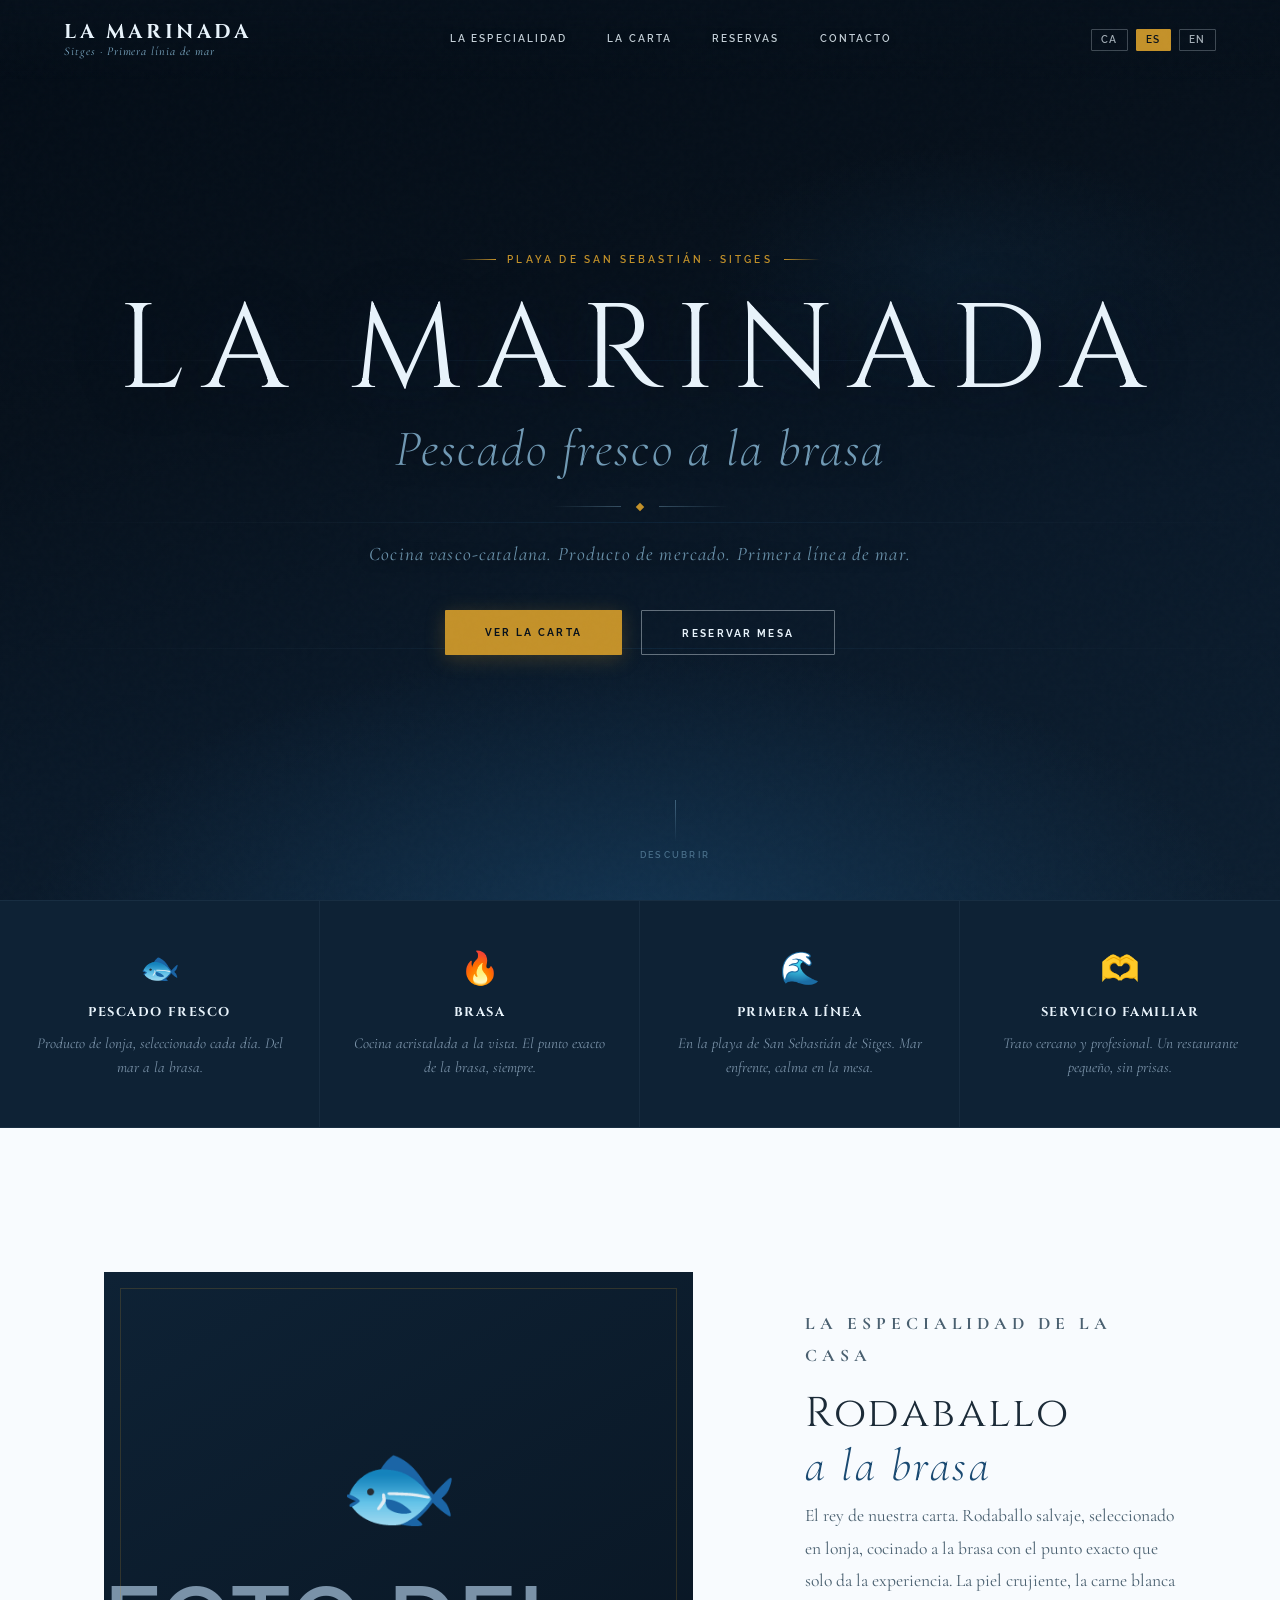
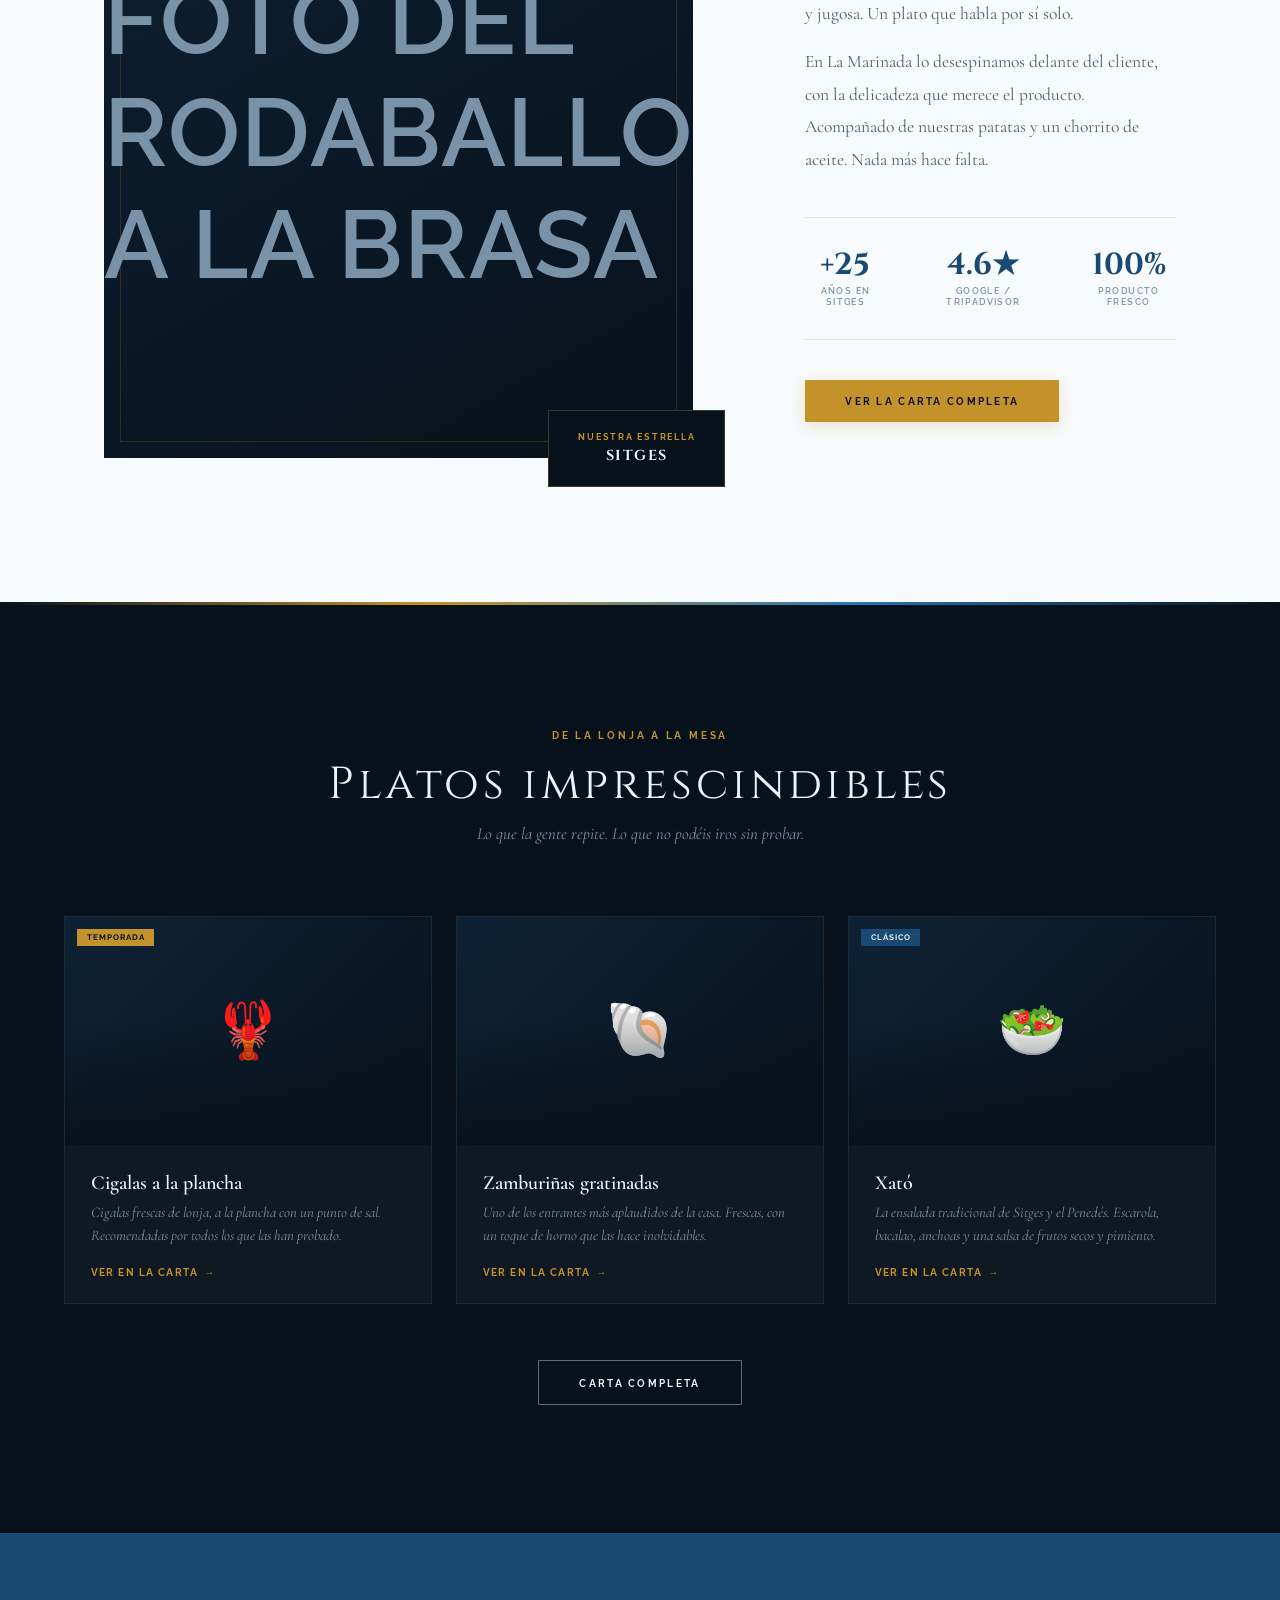
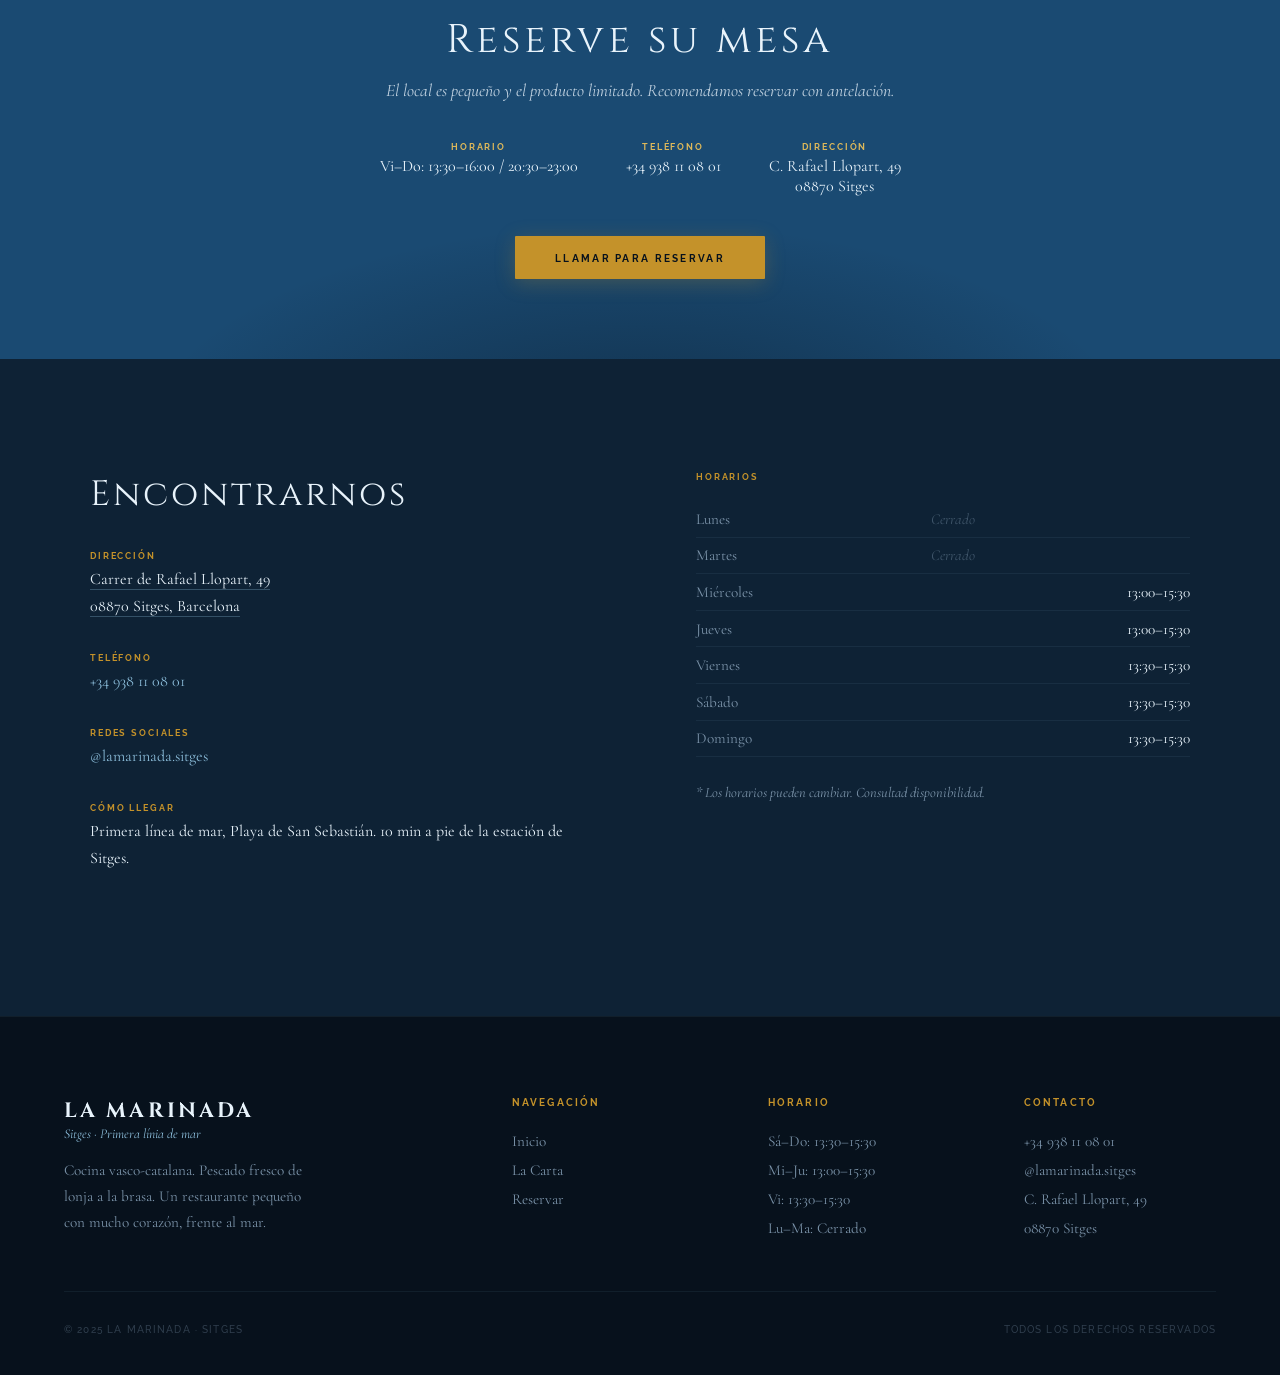
<file: index.html>
<!DOCTYPE html>
<html lang="es">
<head>
  <meta charset="UTF-8" />
  <meta name="viewport" content="width=device-width, initial-scale=1.0" />
  <title>La Marinada — Sitges · Pescado a la Brasa</title>
  <link rel="preconnect" href="https://fonts.googleapis.com" />
  <link rel="preconnect" href="https://fonts.gstatic.com" crossorigin />
  <link href="https://fonts.googleapis.com/css2?family=Cinzel:wght@400;600;700&family=Cormorant+Garamond:ital,wght@0,300;0,400;0,600;1,300;1,400;1,600&family=Raleway:wght@400;500;600;700&display=swap" rel="stylesheet" />
  <link rel="stylesheet" href="global.css" />
  <link rel="stylesheet" href="index.css" />
</head>
<body class="lang-es">

<!-- ═══════════════════════════════════════
     NAV
════════════════════════════════════════ -->
<nav class="main-nav transparent" id="main-nav">
  <a href="index.html" class="nav-logo">
    <span class="nav-logo-main">La Marinada</span>
    <span class="nav-logo-sub">Sitges · Primera línia de mar</span>
  </a>

  <ul class="nav-links">
    <li data-lang="ca"><a href="#especialitat">L'Especialitat</a></li>
    <li data-lang="ca"><a href="carta.html">La Carta</a></li>
    <li data-lang="ca"><a href="#reserva">Reserva</a></li>
    <li data-lang="ca"><a href="#contacte">Contacte</a></li>

    <li data-lang="es"><a href="#especialitat">La Especialidad</a></li>
    <li data-lang="es"><a href="carta.html">La Carta</a></li>
    <li data-lang="es"><a href="#reserva">Reservas</a></li>
    <li data-lang="es"><a href="#contacte">Contacto</a></li>

    <li data-lang="en"><a href="#especialitat">Our Specialty</a></li>
    <li data-lang="en"><a href="carta.html">Menu</a></li>
    <li data-lang="en"><a href="#reserva">Reserve</a></li>
    <li data-lang="en"><a href="#contacte">Contact</a></li>
  </ul>

  <div class="lang-switcher">
    <button onclick="setLang('ca')" data-lbtn="ca">CA</button>
    <button onclick="setLang('es')" data-lbtn="es">ES</button>
    <button onclick="setLang('en')" data-lbtn="en">EN</button>
  </div>
</nav>


<!-- ═══════════════════════════════════════
     HERO
════════════════════════════════════════ -->
<section class="hero">
  <div class="hero-bg"></div>
  <div class="horizon-lines" id="horizon-lines"></div>
  <div class="foam-dots" id="foam-dots"></div>

  <div class="hero-content">
    <div class="hero-location">
      <span class="hero-location-rule"></span>
      <span>
        <span data-lang="ca">Platja de Sant Sebastià · Sitges</span>
        <span data-lang="es">Playa de San Sebastián · Sitges</span>
        <span data-lang="en">San Sebastián Beach · Sitges</span>
      </span>
      <span class="hero-location-rule r"></span>
    </div>

    <h1 class="hero-title">
      La Marinada
      <span class="hero-title-script">
        <span data-lang="ca">Peix fresc a la brasa</span>
        <span data-lang="es">Pescado fresco a la brasa</span>
        <span data-lang="en">Fresh fish over the grill</span>
      </span>
    </h1>

    <div class="hero-sep">
      <span class="hero-sep-line"></span>
      <span class="hero-sep-diamond"></span>
      <span class="hero-sep-line r"></span>
    </div>

    <p class="hero-tagline">
      <span data-lang="ca">Cuina vasco-catalana. Producte de mercat. Primera línia de mar.</span>
      <span data-lang="es">Cocina vasco-catalana. Producto de mercado. Primera línea de mar.</span>
      <span data-lang="en">Basque-Catalan cuisine. Market produce. Right on the seafront.</span>
    </p>

    <div class="hero-cta">
      <a href="carta.html" class="btn btn-primary">
        <span data-lang="ca">Veure la carta</span>
        <span data-lang="es">Ver la carta</span>
        <span data-lang="en">View the menu</span>
      </a>
      <a href="#reserva" class="btn btn-outline">
        <span data-lang="ca">Fer reserva</span>
        <span data-lang="es">Reservar mesa</span>
        <span data-lang="en">Make a reservation</span>
      </a>
    </div>
  </div>

  <div class="hero-scroll">
    <div class="hero-scroll-line"></div>
    <span class="hero-scroll-text">
      <span data-lang="ca">Descobrir</span>
      <span data-lang="es">Descubrir</span>
      <span data-lang="en">Discover</span>
    </span>
  </div>
</section>


<!-- ═══════════════════════════════════════
     PILLARS
════════════════════════════════════════ -->
<section class="pillars">
  <div class="pillar">
    <span class="pillar-icon">🐟</span>
    <div class="pillar-title">
      <span data-lang="ca">Peix fresc</span>
      <span data-lang="es">Pescado fresco</span>
      <span data-lang="en">Fresh fish</span>
    </div>
    <p class="pillar-text">
      <span data-lang="ca">Producte de llotja, seleccionat cada dia. Del mar a la brasa.</span>
      <span data-lang="es">Producto de lonja, seleccionado cada día. Del mar a la brasa.</span>
      <span data-lang="en">Market fish, selected daily. From sea to grill.</span>
    </p>
  </div>
  <div class="pillar">
    <span class="pillar-icon">🔥</span>
    <div class="pillar-title">
      <span data-lang="ca">Brasa</span>
      <span data-lang="es">Brasa</span>
      <span data-lang="en">The grill</span>
    </div>
    <p class="pillar-text">
      <span data-lang="ca">Cocina acristalada a la vista. El punt exacte de la brasa, sempre.</span>
      <span data-lang="es">Cocina acristalada a la vista. El punto exacto de la brasa, siempre.</span>
      <span data-lang="en">Open kitchen in full view. The perfect grill, every time.</span>
    </p>
  </div>
  <div class="pillar">
    <span class="pillar-icon">🌊</span>
    <div class="pillar-title">
      <span data-lang="ca">Primera línia</span>
      <span data-lang="es">Primera línea</span>
      <span data-lang="en">Seafront</span>
    </div>
    <p class="pillar-text">
      <span data-lang="ca">A la platja de Sant Sebastià de Sitges. Mar davant, pau a taula.</span>
      <span data-lang="es">En la playa de San Sebastián de Sitges. Mar enfrente, calma en la mesa.</span>
      <span data-lang="en">On San Sebastián beach in Sitges. Sea ahead, calm at the table.</span>
    </p>
  </div>
  <div class="pillar">
    <span class="pillar-icon">🫶</span>
    <div class="pillar-title">
      <span data-lang="ca">Servei familiar</span>
      <span data-lang="es">Servicio familiar</span>
      <span data-lang="en">Family service</span>
    </div>
    <p class="pillar-text">
      <span data-lang="ca">Tracte proper i professional. Un restaurant petit, sense presses.</span>
      <span data-lang="es">Trato cercano y profesional. Un restaurante pequeño, sin prisas.</span>
      <span data-lang="en">Personal and professional. A small restaurant, no rush.</span>
    </p>
  </div>
</section>


<!-- ═══════════════════════════════════════
     SPECIALTY
════════════════════════════════════════ -->
<section class="specialty" id="especialitat">
  <div class="specialty-visual">
    <div class="spec-img-frame">
      <!-- Replace <div> with <img src="img/rodaballo.jpg" alt="Rodaballo a la brasa"> -->
      <div class="spec-img-placeholder">
        <span>🐟</span>
        <p>
          <span data-lang="ca">Foto del rodaballo a la brasa</span>
          <span data-lang="es">Foto del rodaballo a la brasa</span>
          <span data-lang="en">Wood-fired turbot photo</span>
        </p>
      </div>
    </div>
    <div class="spec-badge">
      <span class="spec-badge-top">
        <span data-lang="ca">La nostra estrella</span>
        <span data-lang="es">Nuestra estrella</span>
        <span data-lang="en">Our star dish</span>
      </span>
      <span class="spec-badge-place">Sitges</span>
    </div>
  </div>

  <div class="specialty-text">
    <p class="spec-eyebrow">
      <span data-lang="ca">L'especialitat de la casa</span>
      <span data-lang="es">La especialidad de la casa</span>
      <span data-lang="en">House specialty</span>
    </p>
    <h2>
      <span data-lang="ca">Rodaballo<br><em>a la brasa</em></span>
      <span data-lang="es">Rodaballo<br><em>a la brasa</em></span>
      <span data-lang="en">Turbot<br><em>over the grill</em></span>
    </h2>
    <p>
      <span data-lang="ca">El rei de la nostra carta. Rodaballo salvatge, seleccionat a la llotja, cuit a la brasa amb el punt exacte que només dona l'experiència. La pell cruixent, la carn blanca i sucosa. Un plat que parla sol.</span>
      <span data-lang="es">El rey de nuestra carta. Rodaballo salvaje, seleccionado en lonja, cocinado a la brasa con el punto exacto que solo da la experiencia. La piel crujiente, la carne blanca y jugosa. Un plato que habla por sí solo.</span>
      <span data-lang="en">The king of our menu. Wild turbot, sourced at the market, grilled to the precise point that only experience can deliver. Crispy skin, white and juicy flesh. A dish that speaks for itself.</span>
    </p>
    <p>
      <span data-lang="ca">A La Marinada el desespinam davant del client, amb la delicadesa que mereix el producte. Acompanyat de les nostres patates i un raig d'oli. Res més cal.</span>
      <span data-lang="es">En La Marinada lo desespinamos delante del cliente, con la delicadeza que merece el producto. Acompañado de nuestras patatas y un chorrito de aceite. Nada más hace falta.</span>
      <span data-lang="en">At La Marinada we debone it in front of you, with the care the product deserves. Served with our potatoes and a drizzle of olive oil. Nothing more is needed.</span>
    </p>

    <div class="stat-row">
      <div class="stat">
        <div class="stat-num">+25</div>
        <div class="stat-label">
          <span data-lang="ca">Anys a Sitges</span>
          <span data-lang="es">Años en Sitges</span>
          <span data-lang="en">Years in Sitges</span>
        </div>
      </div>
      <div class="stat">
        <div class="stat-num">4.6★</div>
        <div class="stat-label">
          <span data-lang="ca">Google / TripAdvisor</span>
          <span data-lang="es">Google / TripAdvisor</span>
          <span data-lang="en">Google / TripAdvisor</span>
        </div>
      </div>
      <div class="stat">
        <div class="stat-num">100%</div>
        <div class="stat-label">
          <span data-lang="ca">Producte fresc</span>
          <span data-lang="es">Producto fresco</span>
          <span data-lang="en">Fresh produce</span>
        </div>
      </div>
    </div>

    <a href="carta.html" class="btn btn-primary">
      <span data-lang="ca">Veure la carta completa</span>
      <span data-lang="es">Ver la carta completa</span>
      <span data-lang="en">See the full menu</span>
    </a>
  </div>
</section>


<!-- ═══════════════════════════════════════
     FEATURED DISHES (dark)
════════════════════════════════════════ -->
<section class="featured">
  <div class="section-header">
    <p class="section-eyebrow">
      <span data-lang="ca">De la llotja a la taula</span>
      <span data-lang="es">De la lonja a la mesa</span>
      <span data-lang="en">From market to table</span>
    </p>
    <h2 class="section-title">
      <span data-lang="ca">Plats imprescindibles</span>
      <span data-lang="es">Platos imprescindibles</span>
      <span data-lang="en">Must-try dishes</span>
    </h2>
    <p class="section-sub">
      <span data-lang="ca">El que la gent repeteix. El que no podeu marxar sense provar.</span>
      <span data-lang="es">Lo que la gente repite. Lo que no podéis iros sin probar.</span>
      <span data-lang="en">What people come back for. What you cannot leave without trying.</span>
    </p>
  </div>

  <div class="featured-grid">

    <!-- Cigalas -->
    <a href="carta.html" class="feat-card">
      <div class="feat-card-img">🦞
        <span class="feat-badge">
          <span data-lang="ca">Temporada</span>
          <span data-lang="es">Temporada</span>
          <span data-lang="en">In season</span>
        </span>
      </div>
      <div class="feat-card-body">
        <div class="feat-card-name">
          <span data-lang="ca">Cigales a la planxa</span>
          <span data-lang="es">Cigalas a la plancha</span>
          <span data-lang="en">Grilled Norway lobster</span>
        </div>
        <p class="feat-card-desc">
          <span data-lang="ca">Cigales fresques de llotja, a la planxa amb un punt de sal. Recomanades per tothom que les ha provat.</span>
          <span data-lang="es">Cigalas frescas de lonja, a la plancha con un punto de sal. Recomendadas por todos los que las han probado.</span>
          <span data-lang="en">Fresh market Norway lobster, pan-grilled with a touch of salt. Recommended by everyone who has tried them.</span>
        </p>
        <div class="feat-card-footer">
          <span class="feat-card-link">
            <span data-lang="ca">Veure a la carta</span>
            <span data-lang="es">Ver en la carta</span>
            <span data-lang="en">See in menu</span>
            →
          </span>
        </div>
      </div>
    </a>

    <!-- Zamburiñas -->
    <a href="carta.html" class="feat-card">
      <div class="feat-card-img">🐚</div>
      <div class="feat-card-body">
        <div class="feat-card-name">
          <span data-lang="ca">Zamburinyes gratinades</span>
          <span data-lang="es">Zamburiñas gratinadas</span>
          <span data-lang="en">Gratinated queen scallops</span>
        </div>
        <p class="feat-card-desc">
          <span data-lang="ca">Un dels entradors més aplaudits de la casa. Fresques, amb un toc de forn que les fa inoblidables.</span>
          <span data-lang="es">Uno de los entrantes más aplaudidos de la casa. Frescas, con un toque de horno que las hace inolvidables.</span>
          <span data-lang="en">One of the house's most praised starters. Fresh, with a touch of oven heat that makes them unforgettable.</span>
        </p>
        <div class="feat-card-footer">
          <span class="feat-card-link">
            <span data-lang="ca">Veure a la carta</span>
            <span data-lang="es">Ver en la carta</span>
            <span data-lang="en">See in menu</span>
            →
          </span>
        </div>
      </div>
    </a>

    <!-- Xató -->
    <a href="carta.html" class="feat-card">
      <div class="feat-card-img">🥗
        <span class="feat-badge" style="background:var(--ocean);color:var(--foam)">
          <span data-lang="ca">Clàssic</span>
          <span data-lang="es">Clásico</span>
          <span data-lang="en">Classic</span>
        </span>
      </div>
      <div class="feat-card-body">
        <div class="feat-card-name">
          <span data-lang="ca">Xató</span>
          <span data-lang="es">Xató</span>
          <span data-lang="en">Xató salad</span>
        </div>
        <p class="feat-card-desc">
          <span data-lang="ca">L'ensalada tradicional de Sitges i el Penedès. Escarola, bacallà, anxoves i una salsa de fruits secs i pebre.</span>
          <span data-lang="es">La ensalada tradicional de Sitges y el Penedés. Escarola, bacalao, anchoas y una salsa de frutos secos y pimiento.</span>
          <span data-lang="en">The traditional salad of Sitges and Penedès. Endive, salt cod, anchovies and a nut-and-pepper sauce.</span>
        </p>
        <div class="feat-card-footer">
          <span class="feat-card-link">
            <span data-lang="ca">Veure a la carta</span>
            <span data-lang="es">Ver en la carta</span>
            <span data-lang="en">See in menu</span>
            →
          </span>
        </div>
      </div>
    </a>

  </div>

  <div class="featured-cta">
    <a href="carta.html" class="btn btn-outline">
      <span data-lang="ca">Carta completa</span>
      <span data-lang="es">Carta completa</span>
      <span data-lang="en">Full menu</span>
    </a>
  </div>
</section>


<!-- ═══════════════════════════════════════
     RESERVE BAND
════════════════════════════════════════ -->
<section class="reserve-band" id="reserva">
  <div class="reserve-band-content">
    <h2>
      <span data-lang="ca">Reserveu taula</span>
      <span data-lang="es">Reserve su mesa</span>
      <span data-lang="en">Reserve your table</span>
    </h2>
    <p>
      <span data-lang="ca">El local és petit i el producte limitat. Recomanem reservar amb antelació.</span>
      <span data-lang="es">El local es pequeño y el producto limitado. Recomendamos reservar con antelación.</span>
      <span data-lang="en">The restaurant is small and produce is limited. We recommend booking ahead.</span>
    </p>

    <div class="reserve-info">
      <div class="reserve-item">
        <div class="reserve-item-label">
          <span data-lang="ca">Horari</span>
          <span data-lang="es">Horario</span>
          <span data-lang="en">Hours</span>
        </div>
        <div class="reserve-item-value">
          <span data-lang="ca">Dv–Dg: 13:30–16:00 / 20:30–23:00</span>
          <span data-lang="es">Vi–Do: 13:30–16:00 / 20:30–23:00</span>
          <span data-lang="en">Fri–Sun: 1:30–4pm / 8:30–11pm</span>
        </div>
      </div>
      <div class="reserve-item">
        <div class="reserve-item-label">
          <span data-lang="ca">Telèfon</span>
          <span data-lang="es">Teléfono</span>
          <span data-lang="en">Phone</span>
        </div>
        <!-- EDIT: replace with real phone -->
        <div class="reserve-item-value">+34 938 11 08 01</div>
      </div>
      <div class="reserve-item">
        <div class="reserve-item-label">
          <span data-lang="ca">Adreça</span>
          <span data-lang="es">Dirección</span>
          <span data-lang="en">Address</span>
        </div>
        <div class="reserve-item-value">C. Rafael Llopart, 49<br>08870 Sitges</div>
      </div>
    </div>

    <a href="tel:+34938110801" class="btn btn-primary">
      <span data-lang="ca">Trucar per reservar</span>
      <span data-lang="es">Llamar para reservar</span>
      <span data-lang="en">Call to reserve</span>
    </a>
  </div>
</section>


<!-- ═══════════════════════════════════════
     CONTACT
════════════════════════════════════════ -->
<section class="contact-wrap" id="contacte">
  <div class="contact-inner">
    <div class="contact-text">
      <h3>
        <span data-lang="ca">Trobar-nos</span>
        <span data-lang="es">Encontrarnos</span>
        <span data-lang="en">Find us</span>
      </h3>

      <div class="info-block">
        <div class="info-label">
          <span data-lang="ca">Adreça</span>
          <span data-lang="es">Dirección</span>
          <span data-lang="en">Address</span>
        </div>
        <div class="info-value">
          <a href="https://www.google.com/maps/search/La+Marinada+Sitges/@41.235955,1.812952,17z" target="_blank" rel="noopener" style="color:inherit;text-decoration:none;border-bottom:1px solid rgba(139,188,217,.3);transition:border-color .2s;" onmouseover="this.style.borderColor='var(--gold)'" onmouseout="this.style.borderColor='rgba(139,188,217,.3)'">
            Carrer de Rafael Llopart, 49<br>
            08870 Sitges, Barcelona
          </a>
        </div>
      </div>

      <div class="info-block">
        <div class="info-label">
          <span data-lang="ca">Telèfon</span>
          <span data-lang="es">Teléfono</span>
          <span data-lang="en">Phone</span>
        </div>
        <div class="info-value">
          <a href="tel:+34938110801">+34 938 11 08 01</a>
        </div>
      </div>

      <div class="info-block">
        <div class="info-label">
          <span data-lang="ca">Xarxes</span>
          <span data-lang="es">Redes sociales</span>
          <span data-lang="en">Social</span>
        </div>
        <div class="info-value">
          <a href="https://www.instagram.com/lamarinada.sitges" target="_blank">@lamarinada.sitges</a>
        </div>
      </div>

      <div class="info-block">
        <div class="info-label">
          <span data-lang="ca">Com arribar</span>
          <span data-lang="es">Cómo llegar</span>
          <span data-lang="en">Getting there</span>
        </div>
        <div class="info-value">
          <span data-lang="ca">Primera línia de mar, Platja de Sant Sebastià. 10 min a peu de l'estació de Sitges.</span>
          <span data-lang="es">Primera línea de mar, Playa de San Sebastián. 10 min a pie de la estación de Sitges.</span>
          <span data-lang="en">Seafront, San Sebastián beach. 10 min walk from Sitges station.</span>
        </div>
      </div>
    </div>

    <div>
      <div class="info-label" style="margin-bottom:1.2rem">
        <span data-lang="ca">Horaris</span>
        <span data-lang="es">Horarios</span>
        <span data-lang="en">Opening hours</span>
      </div>
      <table class="hours-table">
        <tr>
          <td>
            <span data-lang="ca">Dilluns</span>
            <span data-lang="es">Lunes</span>
            <span data-lang="en">Monday</span>
          </td>
          <td class="closed">
            <span data-lang="ca">Tancat</span>
            <span data-lang="es">Cerrado</span>
            <span data-lang="en">Closed</span>
          </td>
        </tr>
        <tr>
          <td>
            <span data-lang="ca">Dimarts</span>
            <span data-lang="es">Martes</span>
            <span data-lang="en">Tuesday</span>
          </td>
          <td class="closed">
            <span data-lang="ca">Tancat</span>
            <span data-lang="es">Cerrado</span>
            <span data-lang="en">Closed</span>
          </td>
        </tr>
        <tr>
          <td>
            <span data-lang="ca">Dimecres</span>
            <span data-lang="es">Miércoles</span>
            <span data-lang="en">Wednesday</span>
          </td>
          <td>13:00–15:30</td>
        </tr>
        <tr>
          <td>
            <span data-lang="ca">Dijous</span>
            <span data-lang="es">Jueves</span>
            <span data-lang="en">Thursday</span>
          </td>
          <td>13:00–15:30</td>
        </tr>
        <tr>
          <td>
            <span data-lang="ca">Divendres</span>
            <span data-lang="es">Viernes</span>
            <span data-lang="en">Friday</span>
          </td>
          <td>13:30–15:30</td>
        </tr>
        <tr>
          <td>
            <span data-lang="ca">Dissabte</span>
            <span data-lang="es">Sábado</span>
            <span data-lang="en">Saturday</span>
          </td>
          <td>13:30–15:30</td>
        </tr>
        <tr>
          <td>
            <span data-lang="ca">Diumenge</span>
            <span data-lang="es">Domingo</span>
            <span data-lang="en">Sunday</span>
          </td>
          <td>13:30–15:30</td>
        </tr>
      </table>

      <p style="font-family:'Cormorant Garamond',serif;font-size:.9rem;font-style:italic;color:var(--stone);margin-top:1.5rem;line-height:1.6">
        <span data-lang="ca">* Els horaris poden variar. Consulteu disponibilitat.</span>
        <span data-lang="es">* Los horarios pueden cambiar. Consultad disponibilidad.</span>
        <span data-lang="en">* Hours may change. Check availability.</span>
      </p>
    </div>
  </div>
</section>


<!-- ═══════════════════════════════════════
     FOOTER
════════════════════════════════════════ -->
<footer class="main-footer">
  <div class="footer-inner">
    <div class="footer-top">
      <div class="footer-brand">
        <div class="footer-brand-name">La Marinada</div>
        <div class="footer-brand-sub">Sitges · Primera línia de mar</div>
        <p>
          <span data-lang="ca">Cuina vasco-catalana. Peix fresc de llotja a la brasa. Un restaurant petit amb molt de cor, enfront del mar.</span>
          <span data-lang="es">Cocina vasco-catalana. Pescado fresco de lonja a la brasa. Un restaurante pequeño con mucho corazón, frente al mar.</span>
          <span data-lang="en">Basque-Catalan cuisine. Fresh market fish over the grill. A small restaurant with a big heart, facing the sea.</span>
        </p>
      </div>

      <div class="footer-col">
        <h5>
          <span data-lang="ca">Navegació</span>
          <span data-lang="es">Navegación</span>
          <span data-lang="en">Navigation</span>
        </h5>
        <a href="index.html">
          <span data-lang="ca">Inici</span>
          <span data-lang="es">Inicio</span>
          <span data-lang="en">Home</span>
        </a>
        <a href="carta.html">
          <span data-lang="ca">La Carta</span>
          <span data-lang="es">La Carta</span>
          <span data-lang="en">Menu</span>
        </a>
        <a href="#reserva">
          <span data-lang="ca">Reservar</span>
          <span data-lang="es">Reservar</span>
          <span data-lang="en">Reserve</span>
        </a>
      </div>

      <div class="footer-col">
        <h5>
          <span data-lang="ca">Horari</span>
          <span data-lang="es">Horario</span>
          <span data-lang="en">Hours</span>
        </h5>
        <p>
          <span data-lang="ca">Ds–Dg: 13:30–15:30</span>
          <span data-lang="es">Sá–Do: 13:30–15:30</span>
          <span data-lang="en">Sat–Sun: 1:30–3:30pm</span>
        </p>
        <p>
          <span data-lang="ca">Dc–Dj: 13:00–15:30</span>
          <span data-lang="es">Mi–Ju: 13:00–15:30</span>
          <span data-lang="en">Wed–Thu: 1:00–3:30pm</span>
        </p>
        <p>
          <span data-lang="ca">Dv: 13:30–15:30</span>
          <span data-lang="es">Vi: 13:30–15:30</span>
          <span data-lang="en">Fri: 1:30–3:30pm</span>
        </p>
        <p>
          <span data-lang="ca">Dl–Dm: Tancat</span>
          <span data-lang="es">Lu–Ma: Cerrado</span>
          <span data-lang="en">Mon–Tue: Closed</span>
        </p>
      </div>

      <div class="footer-col">
        <h5>
          <span data-lang="ca">Contacte</span>
          <span data-lang="es">Contacto</span>
          <span data-lang="en">Contact</span>
        </h5>
        <a href="tel:+34938110801">+34 938 11 08 01</a>
        <a href="https://www.instagram.com/lamarinada.sitges" target="_blank">@lamarinada.sitges</a>
        <a href="https://www.google.com/maps/search/La+Marinada+Sitges/@41.235955,1.812952,17z" target="_blank" rel="noopener">C. Rafael Llopart, 49<br>08870 Sitges</a>
      </div>
    </div>

    <div class="footer-bottom">
      <span>© 2025 La Marinada · Sitges</span>
      <span>
        <span data-lang="ca">Tots els drets reservats</span>
        <span data-lang="es">Todos los derechos reservados</span>
        <span data-lang="en">All rights reserved</span>
      </span>
    </div>
  </div>
</footer>

<script src="global.js"></script>
<script src="index.js"></script>
</body>
</html>
</file>
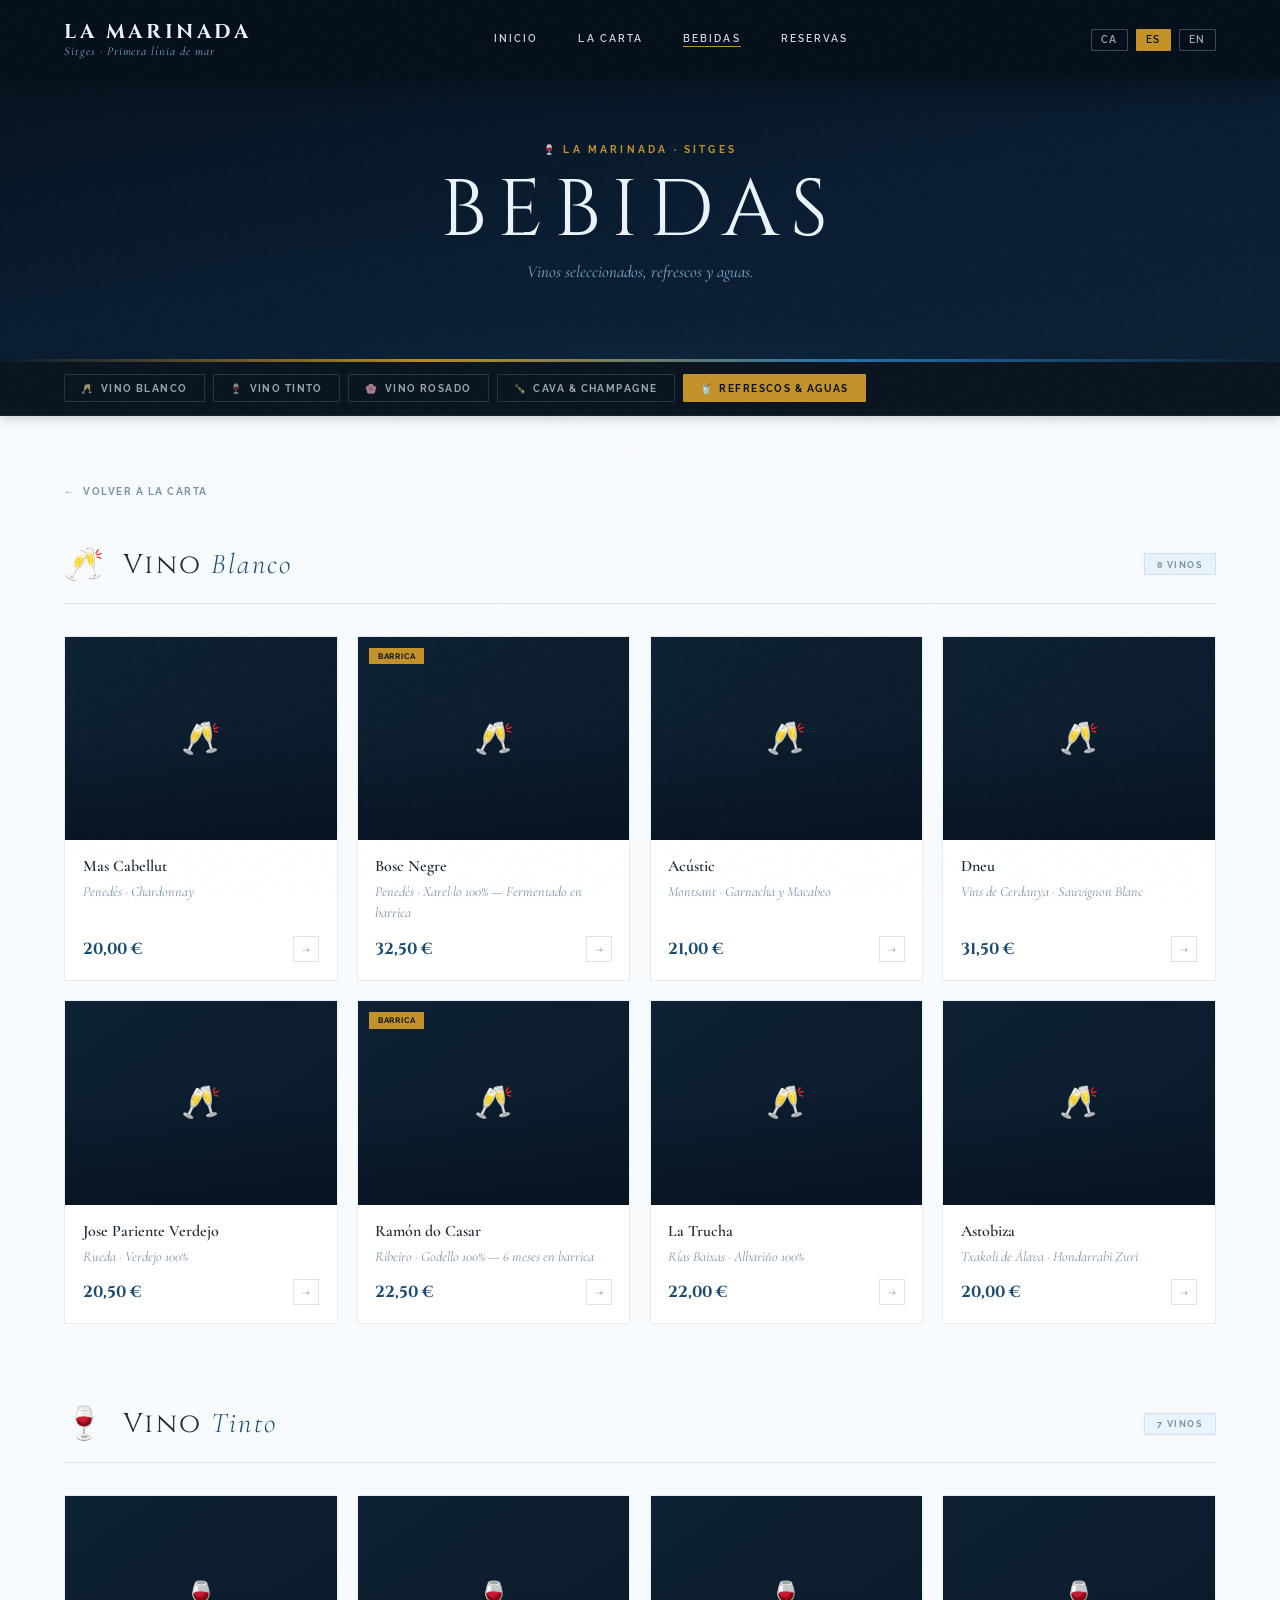
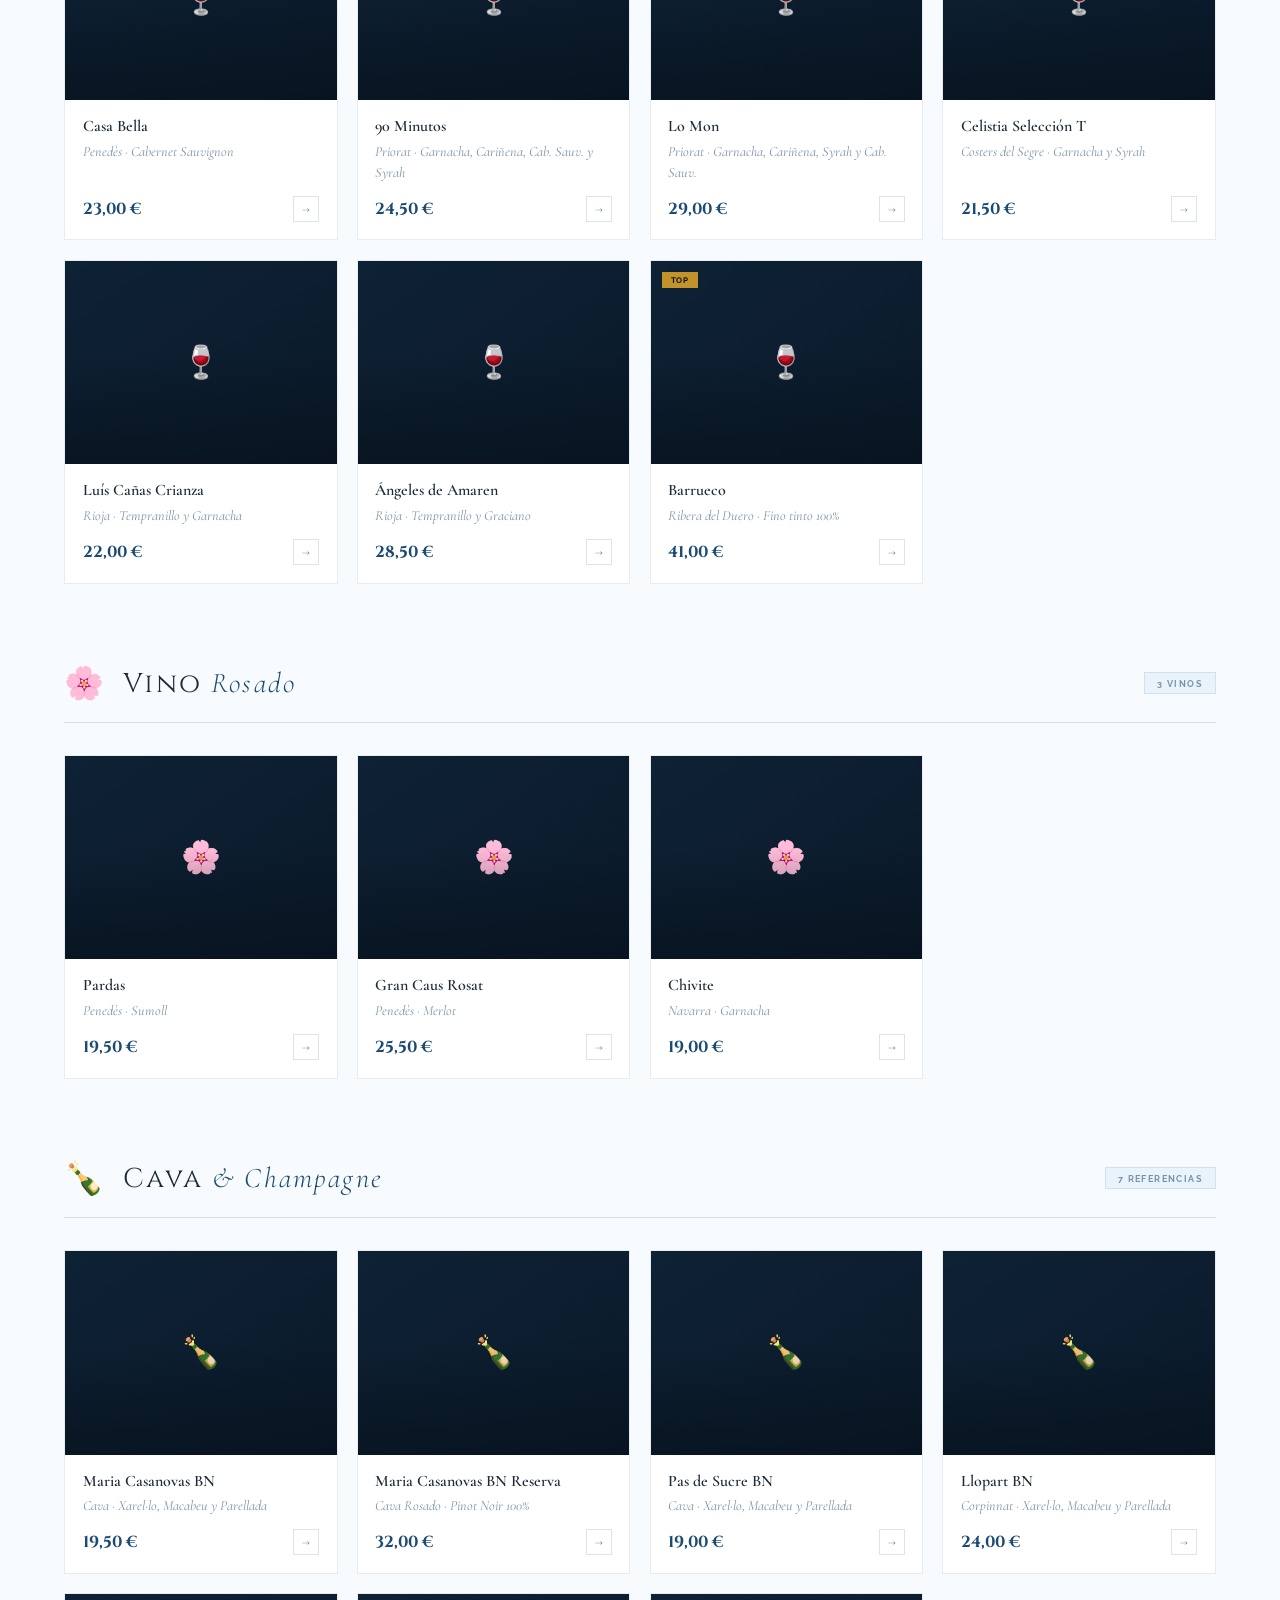
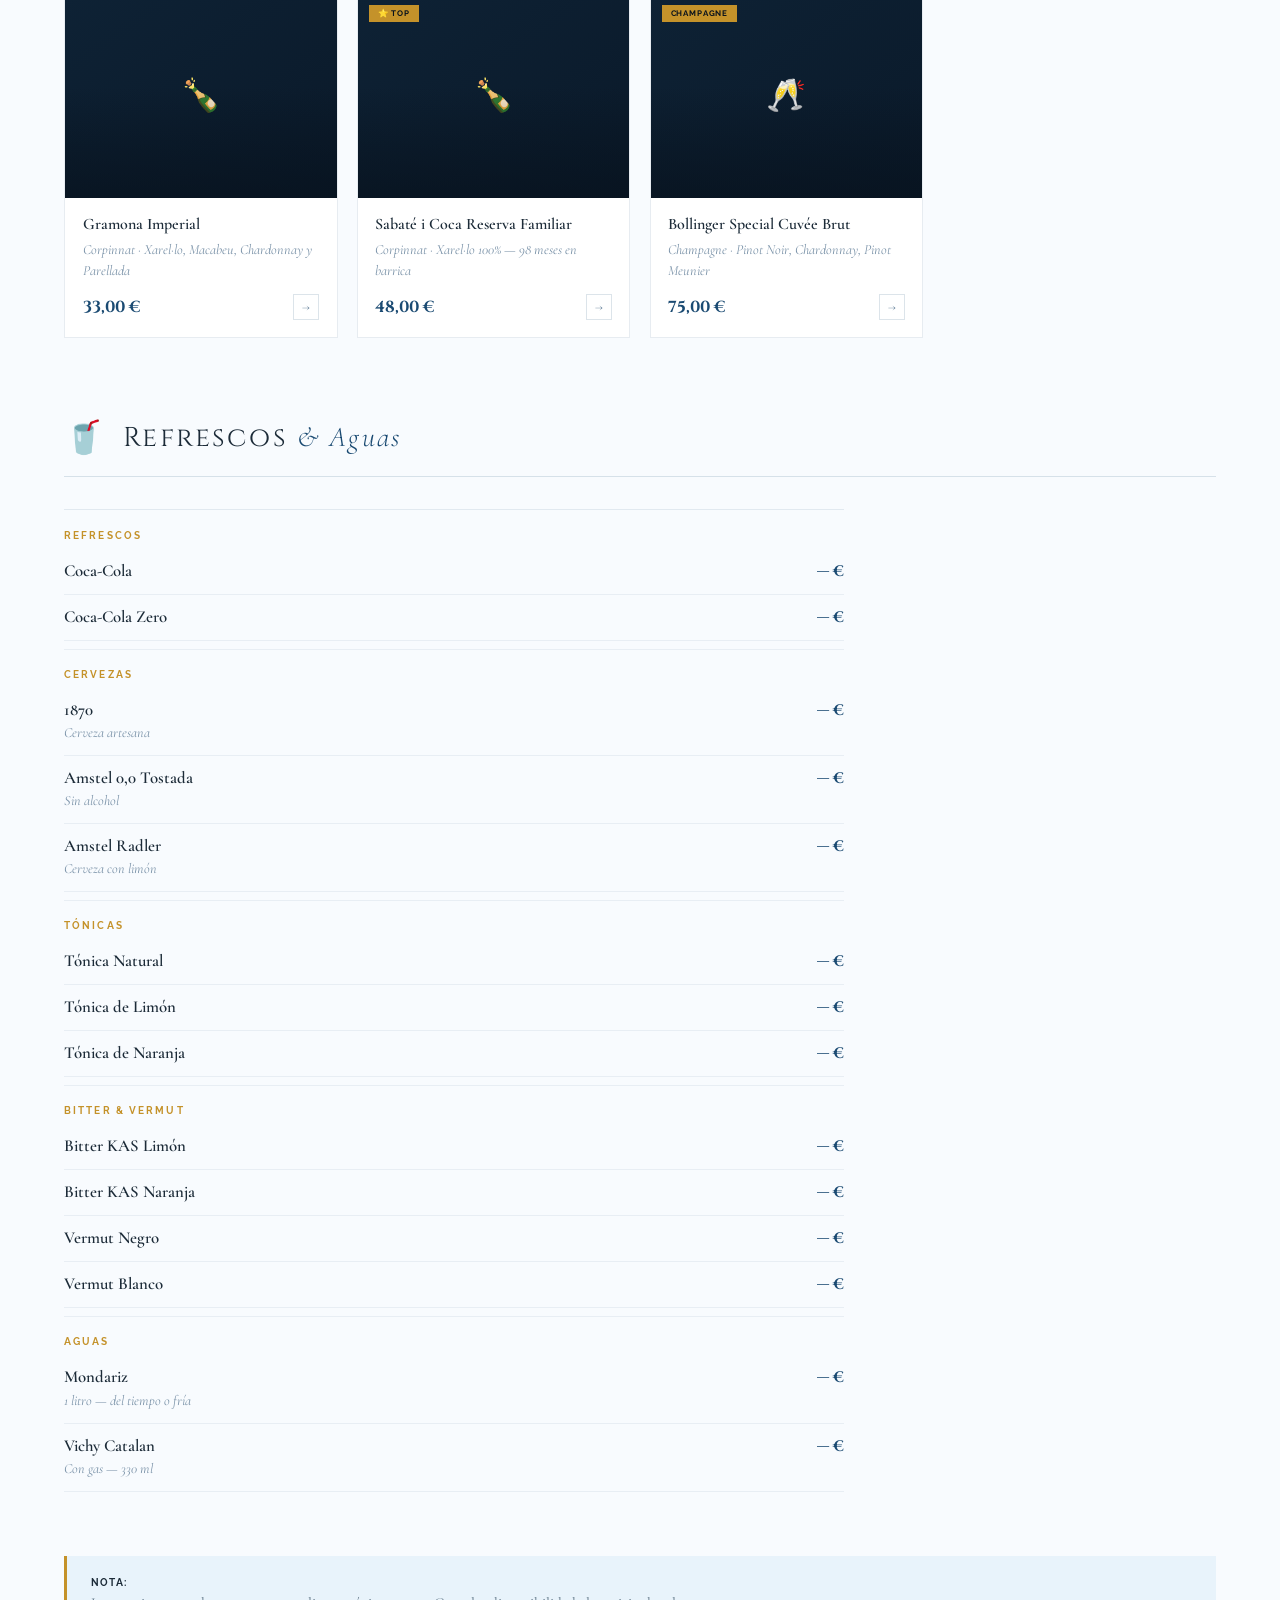
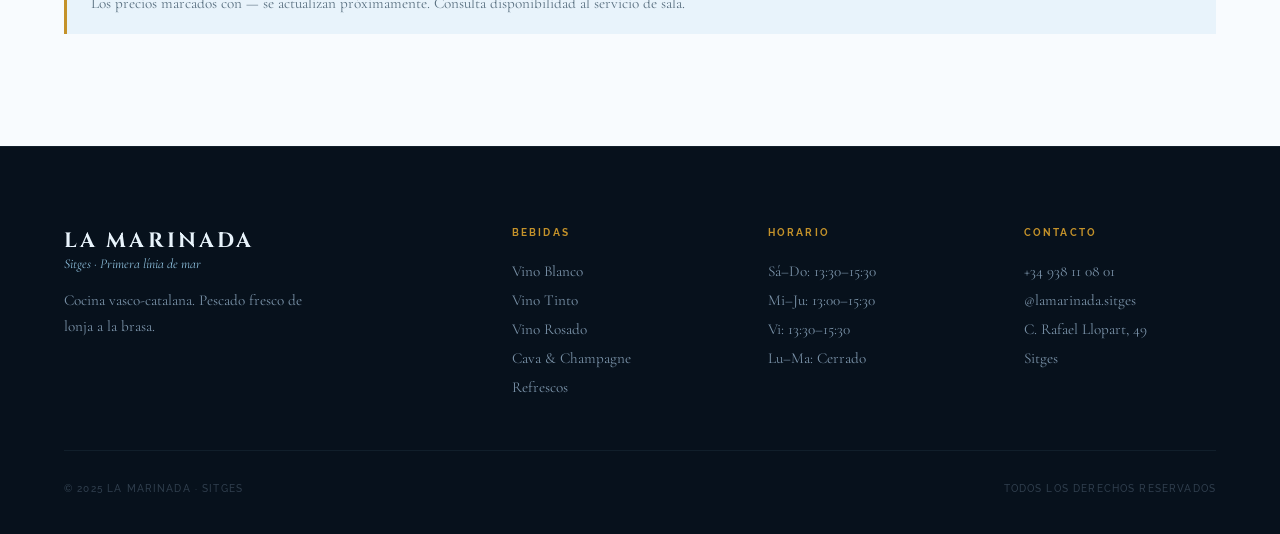
<file: begudes.html>
<!DOCTYPE html>
<html lang="es">
<head>
  <meta charset="UTF-8" />
  <meta name="viewport" content="width=device-width, initial-scale=1.0" />
  <title>Begudes — La Marinada · Sitges</title>
  <link rel="preconnect" href="https://fonts.googleapis.com" />
  <link rel="preconnect" href="https://fonts.gstatic.com" crossorigin />
  <link href="https://fonts.googleapis.com/css2?family=Cinzel:wght@400;600;700&family=Cormorant+Garamond:ital,wght@0,300;0,400;0,600;1,300;1,400;1,600&family=Raleway:wght@400;500;600;700&display=swap" rel="stylesheet" />
  <link rel="stylesheet" href="global.css" />
  <link rel="stylesheet" href="carta.css" />
  <link rel="stylesheet" href="begudes.css" />
</head>
<body class="lang-es">

<nav class="main-nav solid" id="main-nav">
  <a href="index.html" class="nav-logo">
    <span class="nav-logo-main">La Marinada</span>
    <span class="nav-logo-sub">Sitges · Primera línia de mar</span>
  </a>
  <ul class="nav-links">
    <li data-lang="ca"><a href="index.html">Inici</a></li>
    <li data-lang="ca"><a href="carta.html">La Carta</a></li>
    <li data-lang="ca"><a href="begudes.html" class="active">Begudes</a></li>
    <li data-lang="ca"><a href="index.html#reserva">Reserva</a></li>
    <li data-lang="es"><a href="index.html">Inicio</a></li>
    <li data-lang="es"><a href="carta.html">La Carta</a></li>
    <li data-lang="es"><a href="begudes.html" class="active">Bebidas</a></li>
    <li data-lang="es"><a href="index.html#reserva">Reservas</a></li>
    <li data-lang="en"><a href="index.html">Home</a></li>
    <li data-lang="en"><a href="carta.html">Menu</a></li>
    <li data-lang="en"><a href="begudes.html" class="active">Drinks</a></li>
    <li data-lang="en"><a href="index.html#reserva">Reserve</a></li>
  </ul>
  <div class="lang-switcher">
    <button onclick="setLang('ca')" data-lbtn="ca">CA</button>
    <button onclick="setLang('es')" data-lbtn="es">ES</button>
    <button onclick="setLang('en')" data-lbtn="en">EN</button>
  </div>
</nav>

<header class="page-header">
  <p class="page-header-eyebrow">🍷 La Marinada · Sitges</p>
  <h1>
    <span data-lang="ca">Begudes</span>
    <span data-lang="es">Bebidas</span>
    <span data-lang="en">Drinks</span>
  </h1>
  <p class="page-header-sub">
    <span data-lang="ca">Vins seleccionats, refrescos i aigües.</span>
    <span data-lang="es">Vinos seleccionados, refrescos y aguas.</span>
    <span data-lang="en">Selected wines, soft drinks and waters.</span>
  </p>
</header>

<nav class="cat-nav">
  <button class="cat-btn active" onclick="scrollToCategory('vi-blanc', this)">
    🥂 <span data-lang="ca">Vi Blanc</span><span data-lang="es">Vino Blanco</span><span data-lang="en">White Wine</span>
  </button>
  <button class="cat-btn" onclick="scrollToCategory('vi-negre', this)">
    🍷 <span data-lang="ca">Vi Negre</span><span data-lang="es">Vino Tinto</span><span data-lang="en">Red Wine</span>
  </button>
  <button class="cat-btn" onclick="scrollToCategory('vi-rosat', this)">
    🌸 <span data-lang="ca">Vi Rosat</span><span data-lang="es">Vino Rosado</span><span data-lang="en">Rosé</span>
  </button>
  <button class="cat-btn" onclick="scrollToCategory('cava', this)">
    🍾 <span data-lang="ca">Cava & Champagne</span><span data-lang="es">Cava & Champagne</span><span data-lang="en">Cava & Champagne</span>
  </button>
  <button class="cat-btn" onclick="scrollToCategory('refrescos', this)">
    🥤 <span data-lang="ca">Refrescos & Aigües</span><span data-lang="es">Refrescos & Aguas</span><span data-lang="en">Soft Drinks</span>
  </button>
</nav>

<main class="carta-wrap">

  <a href="carta.html" class="back-link">
    ← <span data-lang="ca">Tornar a la carta</span><span data-lang="es">Volver a la carta</span><span data-lang="en">Back to menu</span>
  </a>

  <!-- ═══ VI BLANC CA ═══ -->
  <section class="cat-section" data-lang="ca" id="vi-blanc">
    <div class="cat-header"><span class="cat-icon">🥂</span><h2 class="cat-title">Vi <em>Blanc</em></h2><span class="cat-count">8 vins</span></div>
    <div class="dish-grid">
      <a href="#" class="dish-card"><div class="dish-card-img" style="font-size:2rem">🥂</div><div class="dish-card-body"><div class="dish-name">Mas Cabellut</div><p class="dish-note">Penedès · Chardonnay</p><div class="dish-footer"><span class="dish-price">20,00 €</span><span class="dish-arrow">→</span></div></div></a>
      <a href="#" class="dish-card"><div class="dish-card-img" style="font-size:2rem">🥂<span class="dish-badge">Barrica</span></div><div class="dish-card-body"><div class="dish-name">Bosc Negre</div><p class="dish-note">Penedès · Xarel·lo 100% — Fermentat en barrica</p><div class="dish-footer"><span class="dish-price">32,50 €</span><span class="dish-arrow">→</span></div></div></a>
      <a href="#" class="dish-card"><div class="dish-card-img" style="font-size:2rem">🥂</div><div class="dish-card-body"><div class="dish-name">Acústic</div><p class="dish-note">Montsant · Garnatxa i Macabeu</p><div class="dish-footer"><span class="dish-price">21,00 €</span><span class="dish-arrow">→</span></div></div></a>
      <a href="#" class="dish-card"><div class="dish-card-img" style="font-size:2rem">🥂</div><div class="dish-card-body"><div class="dish-name">Dneu</div><p class="dish-note">Vins de Cerdanya · Sauvignon Blanc</p><div class="dish-footer"><span class="dish-price">31,50 €</span><span class="dish-arrow">→</span></div></div></a>
      <a href="#" class="dish-card"><div class="dish-card-img" style="font-size:2rem">🥂</div><div class="dish-card-body"><div class="dish-name">Jose Pariente Verdejo</div><p class="dish-note">Rueda · Verdejo 100%</p><div class="dish-footer"><span class="dish-price">20,50 €</span><span class="dish-arrow">→</span></div></div></a>
      <a href="#" class="dish-card"><div class="dish-card-img" style="font-size:2rem">🥂<span class="dish-badge">Barrica</span></div><div class="dish-card-body"><div class="dish-name">Ramón do Casar</div><p class="dish-note">Ribeiro · Godello 100% — 6 mesos en barrica</p><div class="dish-footer"><span class="dish-price">22,50 €</span><span class="dish-arrow">→</span></div></div></a>
      <a href="#" class="dish-card"><div class="dish-card-img" style="font-size:2rem">🥂</div><div class="dish-card-body"><div class="dish-name">La Trucha</div><p class="dish-note">Rías Baixas · Albariño 100%</p><div class="dish-footer"><span class="dish-price">22,00 €</span><span class="dish-arrow">→</span></div></div></a>
      <a href="#" class="dish-card"><div class="dish-card-img" style="font-size:2rem">🥂</div><div class="dish-card-body"><div class="dish-name">Astobiza</div><p class="dish-note">Txakoli de Àlava · Hondarrabi Zuri</p><div class="dish-footer"><span class="dish-price">20,00 €</span><span class="dish-arrow">→</span></div></div></a>
    </div>
  </section>

  <!-- ═══ VINO BLANCO ES ═══ -->
  <section class="cat-section" data-lang="es" id="vi-blanc">
    <div class="cat-header"><span class="cat-icon">🥂</span><h2 class="cat-title">Vino <em>Blanco</em></h2><span class="cat-count">8 vinos</span></div>
    <div class="dish-grid">
      <a href="#" class="dish-card"><div class="dish-card-img" style="font-size:2rem">🥂</div><div class="dish-card-body"><div class="dish-name">Mas Cabellut</div><p class="dish-note">Penedès · Chardonnay</p><div class="dish-footer"><span class="dish-price">20,00 €</span><span class="dish-arrow">→</span></div></div></a>
      <a href="#" class="dish-card"><div class="dish-card-img" style="font-size:2rem">🥂<span class="dish-badge">Barrica</span></div><div class="dish-card-body"><div class="dish-name">Bosc Negre</div><p class="dish-note">Penedès · Xarel·lo 100% — Fermentado en barrica</p><div class="dish-footer"><span class="dish-price">32,50 €</span><span class="dish-arrow">→</span></div></div></a>
      <a href="#" class="dish-card"><div class="dish-card-img" style="font-size:2rem">🥂</div><div class="dish-card-body"><div class="dish-name">Acústic</div><p class="dish-note">Montsant · Garnacha y Macabeo</p><div class="dish-footer"><span class="dish-price">21,00 €</span><span class="dish-arrow">→</span></div></div></a>
      <a href="#" class="dish-card"><div class="dish-card-img" style="font-size:2rem">🥂</div><div class="dish-card-body"><div class="dish-name">Dneu</div><p class="dish-note">Vins de Cerdanya · Sauvignon Blanc</p><div class="dish-footer"><span class="dish-price">31,50 €</span><span class="dish-arrow">→</span></div></div></a>
      <a href="#" class="dish-card"><div class="dish-card-img" style="font-size:2rem">🥂</div><div class="dish-card-body"><div class="dish-name">Jose Pariente Verdejo</div><p class="dish-note">Rueda · Verdejo 100%</p><div class="dish-footer"><span class="dish-price">20,50 €</span><span class="dish-arrow">→</span></div></div></a>
      <a href="#" class="dish-card"><div class="dish-card-img" style="font-size:2rem">🥂<span class="dish-badge">Barrica</span></div><div class="dish-card-body"><div class="dish-name">Ramón do Casar</div><p class="dish-note">Ribeiro · Godello 100% — 6 meses en barrica</p><div class="dish-footer"><span class="dish-price">22,50 €</span><span class="dish-arrow">→</span></div></div></a>
      <a href="#" class="dish-card"><div class="dish-card-img" style="font-size:2rem">🥂</div><div class="dish-card-body"><div class="dish-name">La Trucha</div><p class="dish-note">Rías Baixas · Albariño 100%</p><div class="dish-footer"><span class="dish-price">22,00 €</span><span class="dish-arrow">→</span></div></div></a>
      <a href="#" class="dish-card"><div class="dish-card-img" style="font-size:2rem">🥂</div><div class="dish-card-body"><div class="dish-name">Astobiza</div><p class="dish-note">Txakoli de Álava · Hondarrabi Zuri</p><div class="dish-footer"><span class="dish-price">20,00 €</span><span class="dish-arrow">→</span></div></div></a>
    </div>
  </section>

  <!-- ═══ WHITE WINE EN ═══ -->
  <section class="cat-section" data-lang="en" id="vi-blanc">
    <div class="cat-header"><span class="cat-icon">🥂</span><h2 class="cat-title"><em>White</em> Wine</h2><span class="cat-count">8 wines</span></div>
    <div class="dish-grid">
      <a href="#" class="dish-card"><div class="dish-card-img" style="font-size:2rem">🥂</div><div class="dish-card-body"><div class="dish-name">Mas Cabellut</div><p class="dish-note">Penedès · Chardonnay</p><div class="dish-footer"><span class="dish-price">20,00 €</span><span class="dish-arrow">→</span></div></div></a>
      <a href="#" class="dish-card"><div class="dish-card-img" style="font-size:2rem">🥂<span class="dish-badge">Barrel</span></div><div class="dish-card-body"><div class="dish-name">Bosc Negre</div><p class="dish-note">Penedès · Xarel·lo 100% — Barrel fermented</p><div class="dish-footer"><span class="dish-price">32,50 €</span><span class="dish-arrow">→</span></div></div></a>
      <a href="#" class="dish-card"><div class="dish-card-img" style="font-size:2rem">🥂</div><div class="dish-card-body"><div class="dish-name">Acústic</div><p class="dish-note">Montsant · Grenache & Macabeo</p><div class="dish-footer"><span class="dish-price">21,00 €</span><span class="dish-arrow">→</span></div></div></a>
      <a href="#" class="dish-card"><div class="dish-card-img" style="font-size:2rem">🥂</div><div class="dish-card-body"><div class="dish-name">Dneu</div><p class="dish-note">Vins de Cerdanya · Sauvignon Blanc</p><div class="dish-footer"><span class="dish-price">31,50 €</span><span class="dish-arrow">→</span></div></div></a>
      <a href="#" class="dish-card"><div class="dish-card-img" style="font-size:2rem">🥂</div><div class="dish-card-body"><div class="dish-name">Jose Pariente Verdejo</div><p class="dish-note">Rueda · Verdejo 100%</p><div class="dish-footer"><span class="dish-price">20,50 €</span><span class="dish-arrow">→</span></div></div></a>
      <a href="#" class="dish-card"><div class="dish-card-img" style="font-size:2rem">🥂<span class="dish-badge">Barrel</span></div><div class="dish-card-body"><div class="dish-name">Ramón do Casar</div><p class="dish-note">Ribeiro · Godello 100% — 6 months barrel aged</p><div class="dish-footer"><span class="dish-price">22,50 €</span><span class="dish-arrow">→</span></div></div></a>
      <a href="#" class="dish-card"><div class="dish-card-img" style="font-size:2rem">🥂</div><div class="dish-card-body"><div class="dish-name">La Trucha</div><p class="dish-note">Rías Baixas · Albariño 100%</p><div class="dish-footer"><span class="dish-price">22,00 €</span><span class="dish-arrow">→</span></div></div></a>
      <a href="#" class="dish-card"><div class="dish-card-img" style="font-size:2rem">🥂</div><div class="dish-card-body"><div class="dish-name">Astobiza</div><p class="dish-note">Txakoli de Álava · Hondarrabi Zuri</p><div class="dish-footer"><span class="dish-price">20,00 €</span><span class="dish-arrow">→</span></div></div></a>
    </div>
  </section>

  <!-- ═══ VI NEGRE CA ═══ -->
  <section class="cat-section" data-lang="ca" id="vi-negre">
    <div class="cat-header"><span class="cat-icon">🍷</span><h2 class="cat-title">Vi <em>Negre</em></h2><span class="cat-count">7 vins</span></div>
    <div class="dish-grid">
      <a href="#" class="dish-card"><div class="dish-card-img" style="font-size:2rem">🍷</div><div class="dish-card-body"><div class="dish-name">Casa Bella</div><p class="dish-note">Penedès · Cabernet Sauvignon</p><div class="dish-footer"><span class="dish-price">23,00 €</span><span class="dish-arrow">→</span></div></div></a>
      <a href="#" class="dish-card"><div class="dish-card-img" style="font-size:2rem">🍷</div><div class="dish-card-body"><div class="dish-name">90 Minuts</div><p class="dish-note">Priorat · Garnatxa, Carinyena, Cab. Sauv. i Syrah</p><div class="dish-footer"><span class="dish-price">24,50 €</span><span class="dish-arrow">→</span></div></div></a>
      <a href="#" class="dish-card"><div class="dish-card-img" style="font-size:2rem">🍷</div><div class="dish-card-body"><div class="dish-name">Lo Mon</div><p class="dish-note">Priorat · Garnatxa, Carinyena, Syrah i Cab. Sauv.</p><div class="dish-footer"><span class="dish-price">29,00 €</span><span class="dish-arrow">→</span></div></div></a>
      <a href="#" class="dish-card"><div class="dish-card-img" style="font-size:2rem">🍷</div><div class="dish-card-body"><div class="dish-name">Celistia Selecció T</div><p class="dish-note">Costers del Segre · Garnatxa i Syrah</p><div class="dish-footer"><span class="dish-price">21,50 €</span><span class="dish-arrow">→</span></div></div></a>
      <a href="#" class="dish-card"><div class="dish-card-img" style="font-size:2rem">🍷</div><div class="dish-card-body"><div class="dish-name">Luís Cañas Crianza</div><p class="dish-note">Rioja · Tempranillo i Garnatxa</p><div class="dish-footer"><span class="dish-price">22,00 €</span><span class="dish-arrow">→</span></div></div></a>
      <a href="#" class="dish-card"><div class="dish-card-img" style="font-size:2rem">🍷</div><div class="dish-card-body"><div class="dish-name">Ángeles de Amaren</div><p class="dish-note">Rioja · Tempranillo i Graciano</p><div class="dish-footer"><span class="dish-price">28,50 €</span><span class="dish-arrow">→</span></div></div></a>
      <a href="#" class="dish-card"><div class="dish-card-img" style="font-size:2rem">🍷<span class="dish-badge">Top</span></div><div class="dish-card-body"><div class="dish-name">Barrueco</div><p class="dish-note">Ribera del Duero · Fino tinto 100%</p><div class="dish-footer"><span class="dish-price">41,00 €</span><span class="dish-arrow">→</span></div></div></a>
    </div>
  </section>

  <!-- ═══ VINO TINTO ES ═══ -->
  <section class="cat-section" data-lang="es" id="vi-negre">
    <div class="cat-header"><span class="cat-icon">🍷</span><h2 class="cat-title">Vino <em>Tinto</em></h2><span class="cat-count">7 vinos</span></div>
    <div class="dish-grid">
      <a href="#" class="dish-card"><div class="dish-card-img" style="font-size:2rem">🍷</div><div class="dish-card-body"><div class="dish-name">Casa Bella</div><p class="dish-note">Penedès · Cabernet Sauvignon</p><div class="dish-footer"><span class="dish-price">23,00 €</span><span class="dish-arrow">→</span></div></div></a>
      <a href="#" class="dish-card"><div class="dish-card-img" style="font-size:2rem">🍷</div><div class="dish-card-body"><div class="dish-name">90 Minutos</div><p class="dish-note">Priorat · Garnacha, Cariñena, Cab. Sauv. y Syrah</p><div class="dish-footer"><span class="dish-price">24,50 €</span><span class="dish-arrow">→</span></div></div></a>
      <a href="#" class="dish-card"><div class="dish-card-img" style="font-size:2rem">🍷</div><div class="dish-card-body"><div class="dish-name">Lo Mon</div><p class="dish-note">Priorat · Garnacha, Cariñena, Syrah y Cab. Sauv.</p><div class="dish-footer"><span class="dish-price">29,00 €</span><span class="dish-arrow">→</span></div></div></a>
      <a href="#" class="dish-card"><div class="dish-card-img" style="font-size:2rem">🍷</div><div class="dish-card-body"><div class="dish-name">Celistia Selección T</div><p class="dish-note">Costers del Segre · Garnacha y Syrah</p><div class="dish-footer"><span class="dish-price">21,50 €</span><span class="dish-arrow">→</span></div></div></a>
      <a href="#" class="dish-card"><div class="dish-card-img" style="font-size:2rem">🍷</div><div class="dish-card-body"><div class="dish-name">Luís Cañas Crianza</div><p class="dish-note">Rioja · Tempranillo y Garnacha</p><div class="dish-footer"><span class="dish-price">22,00 €</span><span class="dish-arrow">→</span></div></div></a>
      <a href="#" class="dish-card"><div class="dish-card-img" style="font-size:2rem">🍷</div><div class="dish-card-body"><div class="dish-name">Ángeles de Amaren</div><p class="dish-note">Rioja · Tempranillo y Graciano</p><div class="dish-footer"><span class="dish-price">28,50 €</span><span class="dish-arrow">→</span></div></div></a>
      <a href="#" class="dish-card"><div class="dish-card-img" style="font-size:2rem">🍷<span class="dish-badge">Top</span></div><div class="dish-card-body"><div class="dish-name">Barrueco</div><p class="dish-note">Ribera del Duero · Fino tinto 100%</p><div class="dish-footer"><span class="dish-price">41,00 €</span><span class="dish-arrow">→</span></div></div></a>
    </div>
  </section>

  <!-- ═══ RED WINE EN ═══ -->
  <section class="cat-section" data-lang="en" id="vi-negre">
    <div class="cat-header"><span class="cat-icon">🍷</span><h2 class="cat-title"><em>Red</em> Wine</h2><span class="cat-count">7 wines</span></div>
    <div class="dish-grid">
      <a href="#" class="dish-card"><div class="dish-card-img" style="font-size:2rem">🍷</div><div class="dish-card-body"><div class="dish-name">Casa Bella</div><p class="dish-note">Penedès · Cabernet Sauvignon</p><div class="dish-footer"><span class="dish-price">23,00 €</span><span class="dish-arrow">→</span></div></div></a>
      <a href="#" class="dish-card"><div class="dish-card-img" style="font-size:2rem">🍷</div><div class="dish-card-body"><div class="dish-name">90 Minuts</div><p class="dish-note">Priorat · Grenache, Carignan, Cab. Sauv. & Syrah</p><div class="dish-footer"><span class="dish-price">24,50 €</span><span class="dish-arrow">→</span></div></div></a>
      <a href="#" class="dish-card"><div class="dish-card-img" style="font-size:2rem">🍷</div><div class="dish-card-body"><div class="dish-name">Lo Mon</div><p class="dish-note">Priorat · Grenache, Carignan, Syrah & Cab. Sauv.</p><div class="dish-footer"><span class="dish-price">29,00 €</span><span class="dish-arrow">→</span></div></div></a>
      <a href="#" class="dish-card"><div class="dish-card-img" style="font-size:2rem">🍷</div><div class="dish-card-body"><div class="dish-name">Celistia Selecció T</div><p class="dish-note">Costers del Segre · Grenache & Syrah</p><div class="dish-footer"><span class="dish-price">21,50 €</span><span class="dish-arrow">→</span></div></div></a>
      <a href="#" class="dish-card"><div class="dish-card-img" style="font-size:2rem">🍷</div><div class="dish-card-body"><div class="dish-name">Luís Cañas Crianza</div><p class="dish-note">Rioja · Tempranillo & Grenache</p><div class="dish-footer"><span class="dish-price">22,00 €</span><span class="dish-arrow">→</span></div></div></a>
      <a href="#" class="dish-card"><div class="dish-card-img" style="font-size:2rem">🍷</div><div class="dish-card-body"><div class="dish-name">Ángeles de Amaren</div><p class="dish-note">Rioja · Tempranillo & Graciano</p><div class="dish-footer"><span class="dish-price">28,50 €</span><span class="dish-arrow">→</span></div></div></a>
      <a href="#" class="dish-card"><div class="dish-card-img" style="font-size:2rem">🍷<span class="dish-badge">Top</span></div><div class="dish-card-body"><div class="dish-name">Barrueco</div><p class="dish-note">Ribera del Duero · Fino tinto 100%</p><div class="dish-footer"><span class="dish-price">41,00 €</span><span class="dish-arrow">→</span></div></div></a>
    </div>
  </section>

  <!-- ═══ VI ROSAT CA ═══ -->
  <section class="cat-section" data-lang="ca" id="vi-rosat">
    <div class="cat-header"><span class="cat-icon">🌸</span><h2 class="cat-title">Vi <em>Rosat</em></h2><span class="cat-count">3 vins</span></div>
    <div class="dish-grid">
      <a href="#" class="dish-card"><div class="dish-card-img" style="font-size:2rem">🌸</div><div class="dish-card-body"><div class="dish-name">Pardas</div><p class="dish-note">Penedès · Sumoll</p><div class="dish-footer"><span class="dish-price">19,50 €</span><span class="dish-arrow">→</span></div></div></a>
      <a href="#" class="dish-card"><div class="dish-card-img" style="font-size:2rem">🌸</div><div class="dish-card-body"><div class="dish-name">Gran Caus Rosat</div><p class="dish-note">Penedès · Merlot</p><div class="dish-footer"><span class="dish-price">25,50 €</span><span class="dish-arrow">→</span></div></div></a>
      <a href="#" class="dish-card"><div class="dish-card-img" style="font-size:2rem">🌸</div><div class="dish-card-body"><div class="dish-name">Chivite</div><p class="dish-note">Navarra · Garnatxa</p><div class="dish-footer"><span class="dish-price">19,00 €</span><span class="dish-arrow">→</span></div></div></a>
    </div>
  </section>

  <!-- ═══ VINO ROSADO ES ═══ -->
  <section class="cat-section" data-lang="es" id="vi-rosat">
    <div class="cat-header"><span class="cat-icon">🌸</span><h2 class="cat-title">Vino <em>Rosado</em></h2><span class="cat-count">3 vinos</span></div>
    <div class="dish-grid">
      <a href="#" class="dish-card"><div class="dish-card-img" style="font-size:2rem">🌸</div><div class="dish-card-body"><div class="dish-name">Pardas</div><p class="dish-note">Penedès · Sumoll</p><div class="dish-footer"><span class="dish-price">19,50 €</span><span class="dish-arrow">→</span></div></div></a>
      <a href="#" class="dish-card"><div class="dish-card-img" style="font-size:2rem">🌸</div><div class="dish-card-body"><div class="dish-name">Gran Caus Rosat</div><p class="dish-note">Penedès · Merlot</p><div class="dish-footer"><span class="dish-price">25,50 €</span><span class="dish-arrow">→</span></div></div></a>
      <a href="#" class="dish-card"><div class="dish-card-img" style="font-size:2rem">🌸</div><div class="dish-card-body"><div class="dish-name">Chivite</div><p class="dish-note">Navarra · Garnacha</p><div class="dish-footer"><span class="dish-price">19,00 €</span><span class="dish-arrow">→</span></div></div></a>
    </div>
  </section>

  <!-- ═══ ROSÉ EN ═══ -->
  <section class="cat-section" data-lang="en" id="vi-rosat">
    <div class="cat-header"><span class="cat-icon">🌸</span><h2 class="cat-title"><em>Rosé</em> Wine</h2><span class="cat-count">3 wines</span></div>
    <div class="dish-grid">
      <a href="#" class="dish-card"><div class="dish-card-img" style="font-size:2rem">🌸</div><div class="dish-card-body"><div class="dish-name">Pardas</div><p class="dish-note">Penedès · Sumoll</p><div class="dish-footer"><span class="dish-price">19,50 €</span><span class="dish-arrow">→</span></div></div></a>
      <a href="#" class="dish-card"><div class="dish-card-img" style="font-size:2rem">🌸</div><div class="dish-card-body"><div class="dish-name">Gran Caus Rosat</div><p class="dish-note">Penedès · Merlot</p><div class="dish-footer"><span class="dish-price">25,50 €</span><span class="dish-arrow">→</span></div></div></a>
      <a href="#" class="dish-card"><div class="dish-card-img" style="font-size:2rem">🌸</div><div class="dish-card-body"><div class="dish-name">Chivite</div><p class="dish-note">Navarra · Grenache</p><div class="dish-footer"><span class="dish-price">19,00 €</span><span class="dish-arrow">→</span></div></div></a>
    </div>
  </section>

  <!-- ═══ CAVA CA ═══ -->
  <section class="cat-section" data-lang="ca" id="cava">
    <div class="cat-header"><span class="cat-icon">🍾</span><h2 class="cat-title">Cava <em>& Champagne</em></h2><span class="cat-count">7 referències</span></div>
    <div class="dish-grid">
      <a href="#" class="dish-card"><div class="dish-card-img" style="font-size:2rem">🍾</div><div class="dish-card-body"><div class="dish-name">Maria Casanovas BN</div><p class="dish-note">Cava · Xarel·lo, Macabeu i Parellada</p><div class="dish-footer"><span class="dish-price">19,50 €</span><span class="dish-arrow">→</span></div></div></a>
      <a href="#" class="dish-card"><div class="dish-card-img" style="font-size:2rem">🍾</div><div class="dish-card-body"><div class="dish-name">Maria Casanovas BN Reserva</div><p class="dish-note">Cava Rosat · Pinot Noir 100%</p><div class="dish-footer"><span class="dish-price">32,00 €</span><span class="dish-arrow">→</span></div></div></a>
      <a href="#" class="dish-card"><div class="dish-card-img" style="font-size:2rem">🍾</div><div class="dish-card-body"><div class="dish-name">Pas de Sucre BN</div><p class="dish-note">Cava · Xarel·lo, Macabeu i Parellada</p><div class="dish-footer"><span class="dish-price">19,00 €</span><span class="dish-arrow">→</span></div></div></a>
      <a href="#" class="dish-card"><div class="dish-card-img" style="font-size:2rem">🍾</div><div class="dish-card-body"><div class="dish-name">Llopart BN</div><p class="dish-note">Corpinnat · Xarel·lo, Macabeu i Parellada</p><div class="dish-footer"><span class="dish-price">24,00 €</span><span class="dish-arrow">→</span></div></div></a>
      <a href="#" class="dish-card"><div class="dish-card-img" style="font-size:2rem">🍾</div><div class="dish-card-body"><div class="dish-name">Gramona Imperial</div><p class="dish-note">Corpinnat · Xarel·lo, Macabeu, Chardonnay i Parellada</p><div class="dish-footer"><span class="dish-price">33,00 €</span><span class="dish-arrow">→</span></div></div></a>
      <a href="#" class="dish-card"><div class="dish-card-img" style="font-size:2rem">🍾<span class="dish-badge">⭐ Top</span></div><div class="dish-card-body"><div class="dish-name">Sabaté i Coca Reserva Familiar</div><p class="dish-note">Corpinnat · Xarel·lo 100% — 98 mesos en barrica</p><div class="dish-footer"><span class="dish-price">48,00 €</span><span class="dish-arrow">→</span></div></div></a>
      <a href="#" class="dish-card"><div class="dish-card-img" style="font-size:2rem">🥂<span class="dish-badge" style="background:var(--gold);color:var(--deep)">Champagne</span></div><div class="dish-card-body"><div class="dish-name">Bollinger Special Cuvée Brut</div><p class="dish-note">Champagne · Pinot Noir, Chardonnay, Pinot Meunier</p><div class="dish-footer"><span class="dish-price">75,00 €</span><span class="dish-arrow">→</span></div></div></a>
    </div>
  </section>

  <!-- ═══ CAVA ES ═══ -->
  <section class="cat-section" data-lang="es" id="cava">
    <div class="cat-header"><span class="cat-icon">🍾</span><h2 class="cat-title">Cava <em>& Champagne</em></h2><span class="cat-count">7 referencias</span></div>
    <div class="dish-grid">
      <a href="#" class="dish-card"><div class="dish-card-img" style="font-size:2rem">🍾</div><div class="dish-card-body"><div class="dish-name">Maria Casanovas BN</div><p class="dish-note">Cava · Xarel·lo, Macabeu y Parellada</p><div class="dish-footer"><span class="dish-price">19,50 €</span><span class="dish-arrow">→</span></div></div></a>
      <a href="#" class="dish-card"><div class="dish-card-img" style="font-size:2rem">🍾</div><div class="dish-card-body"><div class="dish-name">Maria Casanovas BN Reserva</div><p class="dish-note">Cava Rosado · Pinot Noir 100%</p><div class="dish-footer"><span class="dish-price">32,00 €</span><span class="dish-arrow">→</span></div></div></a>
      <a href="#" class="dish-card"><div class="dish-card-img" style="font-size:2rem">🍾</div><div class="dish-card-body"><div class="dish-name">Pas de Sucre BN</div><p class="dish-note">Cava · Xarel·lo, Macabeu y Parellada</p><div class="dish-footer"><span class="dish-price">19,00 €</span><span class="dish-arrow">→</span></div></div></a>
      <a href="#" class="dish-card"><div class="dish-card-img" style="font-size:2rem">🍾</div><div class="dish-card-body"><div class="dish-name">Llopart BN</div><p class="dish-note">Corpinnat · Xarel·lo, Macabeu y Parellada</p><div class="dish-footer"><span class="dish-price">24,00 €</span><span class="dish-arrow">→</span></div></div></a>
      <a href="#" class="dish-card"><div class="dish-card-img" style="font-size:2rem">🍾</div><div class="dish-card-body"><div class="dish-name">Gramona Imperial</div><p class="dish-note">Corpinnat · Xarel·lo, Macabeu, Chardonnay y Parellada</p><div class="dish-footer"><span class="dish-price">33,00 €</span><span class="dish-arrow">→</span></div></div></a>
      <a href="#" class="dish-card"><div class="dish-card-img" style="font-size:2rem">🍾<span class="dish-badge">⭐ Top</span></div><div class="dish-card-body"><div class="dish-name">Sabaté i Coca Reserva Familiar</div><p class="dish-note">Corpinnat · Xarel·lo 100% — 98 meses en barrica</p><div class="dish-footer"><span class="dish-price">48,00 €</span><span class="dish-arrow">→</span></div></div></a>
      <a href="#" class="dish-card"><div class="dish-card-img" style="font-size:2rem">🥂<span class="dish-badge" style="background:var(--gold);color:var(--deep)">Champagne</span></div><div class="dish-card-body"><div class="dish-name">Bollinger Special Cuvée Brut</div><p class="dish-note">Champagne · Pinot Noir, Chardonnay, Pinot Meunier</p><div class="dish-footer"><span class="dish-price">75,00 €</span><span class="dish-arrow">→</span></div></div></a>
    </div>
  </section>

  <!-- ═══ CAVA EN ═══ -->
  <section class="cat-section" data-lang="en" id="cava">
    <div class="cat-header"><span class="cat-icon">🍾</span><h2 class="cat-title">Cava <em>& Champagne</em></h2><span class="cat-count">7 references</span></div>
    <div class="dish-grid">
      <a href="#" class="dish-card"><div class="dish-card-img" style="font-size:2rem">🍾</div><div class="dish-card-body"><div class="dish-name">Maria Casanovas BN</div><p class="dish-note">Cava · Xarel·lo, Macabeu & Parellada</p><div class="dish-footer"><span class="dish-price">19,50 €</span><span class="dish-arrow">→</span></div></div></a>
      <a href="#" class="dish-card"><div class="dish-card-img" style="font-size:2rem">🍾</div><div class="dish-card-body"><div class="dish-name">Maria Casanovas BN Reserva</div><p class="dish-note">Cava Rosé · Pinot Noir 100%</p><div class="dish-footer"><span class="dish-price">32,00 €</span><span class="dish-arrow">→</span></div></div></a>
      <a href="#" class="dish-card"><div class="dish-card-img" style="font-size:2rem">🍾</div><div class="dish-card-body"><div class="dish-name">Pas de Sucre BN</div><p class="dish-note">Cava · Xarel·lo, Macabeu & Parellada</p><div class="dish-footer"><span class="dish-price">19,00 €</span><span class="dish-arrow">→</span></div></div></a>
      <a href="#" class="dish-card"><div class="dish-card-img" style="font-size:2rem">🍾</div><div class="dish-card-body"><div class="dish-name">Llopart BN</div><p class="dish-note">Corpinnat · Xarel·lo, Macabeu & Parellada</p><div class="dish-footer"><span class="dish-price">24,00 €</span><span class="dish-arrow">→</span></div></div></a>
      <a href="#" class="dish-card"><div class="dish-card-img" style="font-size:2rem">🍾</div><div class="dish-card-body"><div class="dish-name">Gramona Imperial</div><p class="dish-note">Corpinnat · Xarel·lo, Macabeu, Chardonnay & Parellada</p><div class="dish-footer"><span class="dish-price">33,00 €</span><span class="dish-arrow">→</span></div></div></a>
      <a href="#" class="dish-card"><div class="dish-card-img" style="font-size:2rem">🍾<span class="dish-badge">⭐ Top</span></div><div class="dish-card-body"><div class="dish-name">Sabaté i Coca Reserva Familiar</div><p class="dish-note">Corpinnat · Xarel·lo 100% — 98 months barrel aged</p><div class="dish-footer"><span class="dish-price">48,00 €</span><span class="dish-arrow">→</span></div></div></a>
      <a href="#" class="dish-card"><div class="dish-card-img" style="font-size:2rem">🥂<span class="dish-badge" style="background:var(--gold);color:var(--deep)">Champagne</span></div><div class="dish-card-body"><div class="dish-name">Bollinger Special Cuvée Brut</div><p class="dish-note">Champagne · Pinot Noir, Chardonnay, Pinot Meunier</p><div class="dish-footer"><span class="dish-price">75,00 €</span><span class="dish-arrow">→</span></div></div></a>
    </div>
  </section>

  <!-- ═══ REFRESCOS CA ═══ -->
  <!-- ═══ REFRESCOS CA ═══ -->
  <section class="cat-section beg-section" data-lang="ca" id="refrescos">
    <div class="cat-header"><span class="cat-icon">🥤</span><h2 class="cat-title">Refrescos <em>& Aigües</em></h2></div>
    <div class="wine-list">
      <div class="wine-region">Refrescos</div>
      <div class="wine-item"><div class="wine-info"><span class="wine-name">Coca-Cola</span></div><span class="wine-price">— €</span></div>
      <div class="wine-item"><div class="wine-info"><span class="wine-name">Coca-Cola Zero</span></div><span class="wine-price">— €</span></div>
      <div class="wine-region">Cerveses</div>
      <div class="wine-item"><div class="wine-info"><span class="wine-name">1870</span><span class="wine-grape">Cervesa artesana</span></div><span class="wine-price">— €</span></div>
      <div class="wine-item"><div class="wine-info"><span class="wine-name">Amstel 0,0 Tostada</span><span class="wine-grape">Sense alcohol</span></div><span class="wine-price">— €</span></div>
      <div class="wine-item"><div class="wine-info"><span class="wine-name">Amstel Radler</span><span class="wine-grape">Cervesa amb llimona</span></div><span class="wine-price">— €</span></div>
      <div class="wine-region">Tòniques</div>
      <div class="wine-item"><div class="wine-info"><span class="wine-name">Tònica Natural</span></div><span class="wine-price">— €</span></div>
      <div class="wine-item"><div class="wine-info"><span class="wine-name">Tònica de Llimona</span></div><span class="wine-price">— €</span></div>
      <div class="wine-item"><div class="wine-info"><span class="wine-name">Tònica de Taronja</span></div><span class="wine-price">— €</span></div>
      <div class="wine-region">Bitter & Vermut</div>
      <div class="wine-item"><div class="wine-info"><span class="wine-name">Bitter KAS Llimona</span></div><span class="wine-price">— €</span></div>
      <div class="wine-item"><div class="wine-info"><span class="wine-name">Bitter KAS Taronja</span></div><span class="wine-price">— €</span></div>
      <div class="wine-item"><div class="wine-info"><span class="wine-name">Vermut Negre</span></div><span class="wine-price">— €</span></div>
      <div class="wine-item"><div class="wine-info"><span class="wine-name">Vermut Blanc</span></div><span class="wine-price">— €</span></div>
      <div class="wine-region">Aigües</div>
      <div class="wine-item"><div class="wine-info"><span class="wine-name">Mondariz</span><span class="wine-grape">1 litre — del temps o freda</span></div><span class="wine-price">— €</span></div>
      <div class="wine-item"><div class="wine-info"><span class="wine-name">Vichy Catalan</span><span class="wine-grape">Amb gas — 330 ml</span></div><span class="wine-price">— €</span></div>
    </div>
  </section>

  <!-- ═══ REFRESCOS ES ═══ -->
  <section class="cat-section beg-section" data-lang="es" id="refrescos">
    <div class="cat-header"><span class="cat-icon">🥤</span><h2 class="cat-title">Refrescos <em>& Aguas</em></h2></div>
    <div class="wine-list">
      <div class="wine-region">Refrescos</div>
      <div class="wine-item"><div class="wine-info"><span class="wine-name">Coca-Cola</span></div><span class="wine-price">— €</span></div>
      <div class="wine-item"><div class="wine-info"><span class="wine-name">Coca-Cola Zero</span></div><span class="wine-price">— €</span></div>
      <div class="wine-region">Cervezas</div>
      <div class="wine-item"><div class="wine-info"><span class="wine-name">1870</span><span class="wine-grape">Cerveza artesana</span></div><span class="wine-price">— €</span></div>
      <div class="wine-item"><div class="wine-info"><span class="wine-name">Amstel 0,0 Tostada</span><span class="wine-grape">Sin alcohol</span></div><span class="wine-price">— €</span></div>
      <div class="wine-item"><div class="wine-info"><span class="wine-name">Amstel Radler</span><span class="wine-grape">Cerveza con limón</span></div><span class="wine-price">— €</span></div>
      <div class="wine-region">Tónicas</div>
      <div class="wine-item"><div class="wine-info"><span class="wine-name">Tónica Natural</span></div><span class="wine-price">— €</span></div>
      <div class="wine-item"><div class="wine-info"><span class="wine-name">Tónica de Limón</span></div><span class="wine-price">— €</span></div>
      <div class="wine-item"><div class="wine-info"><span class="wine-name">Tónica de Naranja</span></div><span class="wine-price">— €</span></div>
      <div class="wine-region">Bitter & Vermut</div>
      <div class="wine-item"><div class="wine-info"><span class="wine-name">Bitter KAS Limón</span></div><span class="wine-price">— €</span></div>
      <div class="wine-item"><div class="wine-info"><span class="wine-name">Bitter KAS Naranja</span></div><span class="wine-price">— €</span></div>
      <div class="wine-item"><div class="wine-info"><span class="wine-name">Vermut Negro</span></div><span class="wine-price">— €</span></div>
      <div class="wine-item"><div class="wine-info"><span class="wine-name">Vermut Blanco</span></div><span class="wine-price">— €</span></div>
      <div class="wine-region">Aguas</div>
      <div class="wine-item"><div class="wine-info"><span class="wine-name">Mondariz</span><span class="wine-grape">1 litro — del tiempo o fría</span></div><span class="wine-price">— €</span></div>
      <div class="wine-item"><div class="wine-info"><span class="wine-name">Vichy Catalan</span><span class="wine-grape">Con gas — 330 ml</span></div><span class="wine-price">— €</span></div>
    </div>
  </section>

  <!-- ═══ SOFT DRINKS EN ═══ -->
  <section class="cat-section beg-section" data-lang="en" id="refrescos">
    <div class="cat-header"><span class="cat-icon">🥤</span><h2 class="cat-title">Soft Drinks <em>& Water</em></h2></div>
    <div class="wine-list">
      <div class="wine-region">Soft Drinks</div>
      <div class="wine-item"><div class="wine-info"><span class="wine-name">Coca-Cola</span></div><span class="wine-price">— €</span></div>
      <div class="wine-item"><div class="wine-info"><span class="wine-name">Coca-Cola Zero</span></div><span class="wine-price">— €</span></div>
      <div class="wine-region">Beer</div>
      <div class="wine-item"><div class="wine-info"><span class="wine-name">1870</span><span class="wine-grape">Craft beer</span></div><span class="wine-price">— €</span></div>
      <div class="wine-item"><div class="wine-info"><span class="wine-name">Amstel 0,0 Tostada</span><span class="wine-grape">Alcohol-free</span></div><span class="wine-price">— €</span></div>
      <div class="wine-item"><div class="wine-info"><span class="wine-name">Amstel Radler</span><span class="wine-grape">Beer with lemon</span></div><span class="wine-price">— €</span></div>
      <div class="wine-region">Tonics</div>
      <div class="wine-item"><div class="wine-info"><span class="wine-name">Classic Tonic</span></div><span class="wine-price">— €</span></div>
      <div class="wine-item"><div class="wine-info"><span class="wine-name">Lemon Tonic</span></div><span class="wine-price">— €</span></div>
      <div class="wine-item"><div class="wine-info"><span class="wine-name">Orange Tonic</span></div><span class="wine-price">— €</span></div>
      <div class="wine-region">Bitter & Vermouth</div>
      <div class="wine-item"><div class="wine-info"><span class="wine-name">Bitter KAS Lemon</span></div><span class="wine-price">— €</span></div>
      <div class="wine-item"><div class="wine-info"><span class="wine-name">Bitter KAS Orange</span></div><span class="wine-price">— €</span></div>
      <div class="wine-item"><div class="wine-info"><span class="wine-name">Red Vermouth</span></div><span class="wine-price">— €</span></div>
      <div class="wine-item"><div class="wine-info"><span class="wine-name">White Vermouth</span></div><span class="wine-price">— €</span></div>
      <div class="wine-region">Water</div>
      <div class="wine-item"><div class="wine-info"><span class="wine-name">Mondariz</span><span class="wine-grape">1 litre — still, room temp. or cold</span></div><span class="wine-price">— €</span></div>
      <div class="wine-item"><div class="wine-info"><span class="wine-name">Vichy Catalan</span><span class="wine-grape">Sparkling — 330 ml</span></div><span class="wine-price">— €</span></div>
    </div>
  </section>

  <div class="allergen-note">
    <strong data-lang="ca">Nota:</strong>
    <strong data-lang="es">Nota:</strong>
    <strong data-lang="en">Note:</strong>
    <span data-lang="ca"> Els preus marcats amb — s'actualitzen aviat. Consulta disponibilitat al servei de sala.</span>
    <span data-lang="es"> Los precios marcados con — se actualizan próximamente. Consulta disponibilidad al servicio de sala.</span>
    <span data-lang="en"> Prices marked — will be updated shortly. Ask our staff for availability.</span>
  </div>

</main>

<footer class="main-footer">
  <div class="footer-inner">
    <div class="footer-top">
      <div class="footer-brand">
        <div class="footer-brand-name">La Marinada</div>
        <div class="footer-brand-sub">Sitges · Primera línia de mar</div>
        <p><span data-lang="ca">Cuina vasco-catalana. Peix fresc de llotja a la brasa.</span><span data-lang="es">Cocina vasco-catalana. Pescado fresco de lonja a la brasa.</span><span data-lang="en">Basque-Catalan cuisine. Fresh market fish over the grill.</span></p>
      </div>
      <div class="footer-col">
        <h5><span data-lang="ca">Begudes</span><span data-lang="es">Bebidas</span><span data-lang="en">Drinks</span></h5>
        <a href="#vi-blanc"><span data-lang="ca">Vi Blanc</span><span data-lang="es">Vino Blanco</span><span data-lang="en">White Wine</span></a>
        <a href="#vi-negre"><span data-lang="ca">Vi Negre</span><span data-lang="es">Vino Tinto</span><span data-lang="en">Red Wine</span></a>
        <a href="#vi-rosat"><span data-lang="ca">Vi Rosat</span><span data-lang="es">Vino Rosado</span><span data-lang="en">Rosé</span></a>
        <a href="#cava">Cava & Champagne</a>
        <a href="#refrescos"><span data-lang="ca">Refrescos</span><span data-lang="es">Refrescos</span><span data-lang="en">Soft Drinks</span></a>
      </div>
      <div class="footer-col">
        <h5><span data-lang="ca">Horari</span><span data-lang="es">Horario</span><span data-lang="en">Hours</span></h5>
        <p><span data-lang="ca">Ds–Dg: 13:30–15:30</span><span data-lang="es">Sá–Do: 13:30–15:30</span><span data-lang="en">Sat–Sun: 1:30–3:30pm</span></p>
        <p><span data-lang="ca">Dc–Dj: 13:00–15:30</span><span data-lang="es">Mi–Ju: 13:00–15:30</span><span data-lang="en">Wed–Thu: 1:00–3:30pm</span></p>
        <p><span data-lang="ca">Dv: 13:30–15:30</span><span data-lang="es">Vi: 13:30–15:30</span><span data-lang="en">Fri: 1:30–3:30pm</span></p>
        <p><span data-lang="ca">Dl–Dm: Tancat</span><span data-lang="es">Lu–Ma: Cerrado</span><span data-lang="en">Mon–Tue: Closed</span></p>
      </div>
      <div class="footer-col">
        <h5><span data-lang="ca">Contacte</span><span data-lang="es">Contacto</span><span data-lang="en">Contact</span></h5>
        <a href="tel:+34938110801">+34 938 11 08 01</a>
        <a href="https://www.instagram.com/lamarinada.sitges" target="_blank">@lamarinada.sitges</a>
        <a href="https://www.google.com/maps/search/La+Marinada+Sitges/@41.235955,1.812952,17z" target="_blank" rel="noopener">C. Rafael Llopart, 49<br>Sitges</a>
      </div>
    </div>
    <div class="footer-bottom">
      <span>© 2025 La Marinada · Sitges</span>
      <span><span data-lang="ca">Tots els drets reservats</span><span data-lang="es">Todos los derechos reservados</span><span data-lang="en">All rights reserved</span></span>
    </div>
  </div>
</footer>

<script src="global.js"></script>
<script src="carta.js"></script>
</body>
</html>
</file>
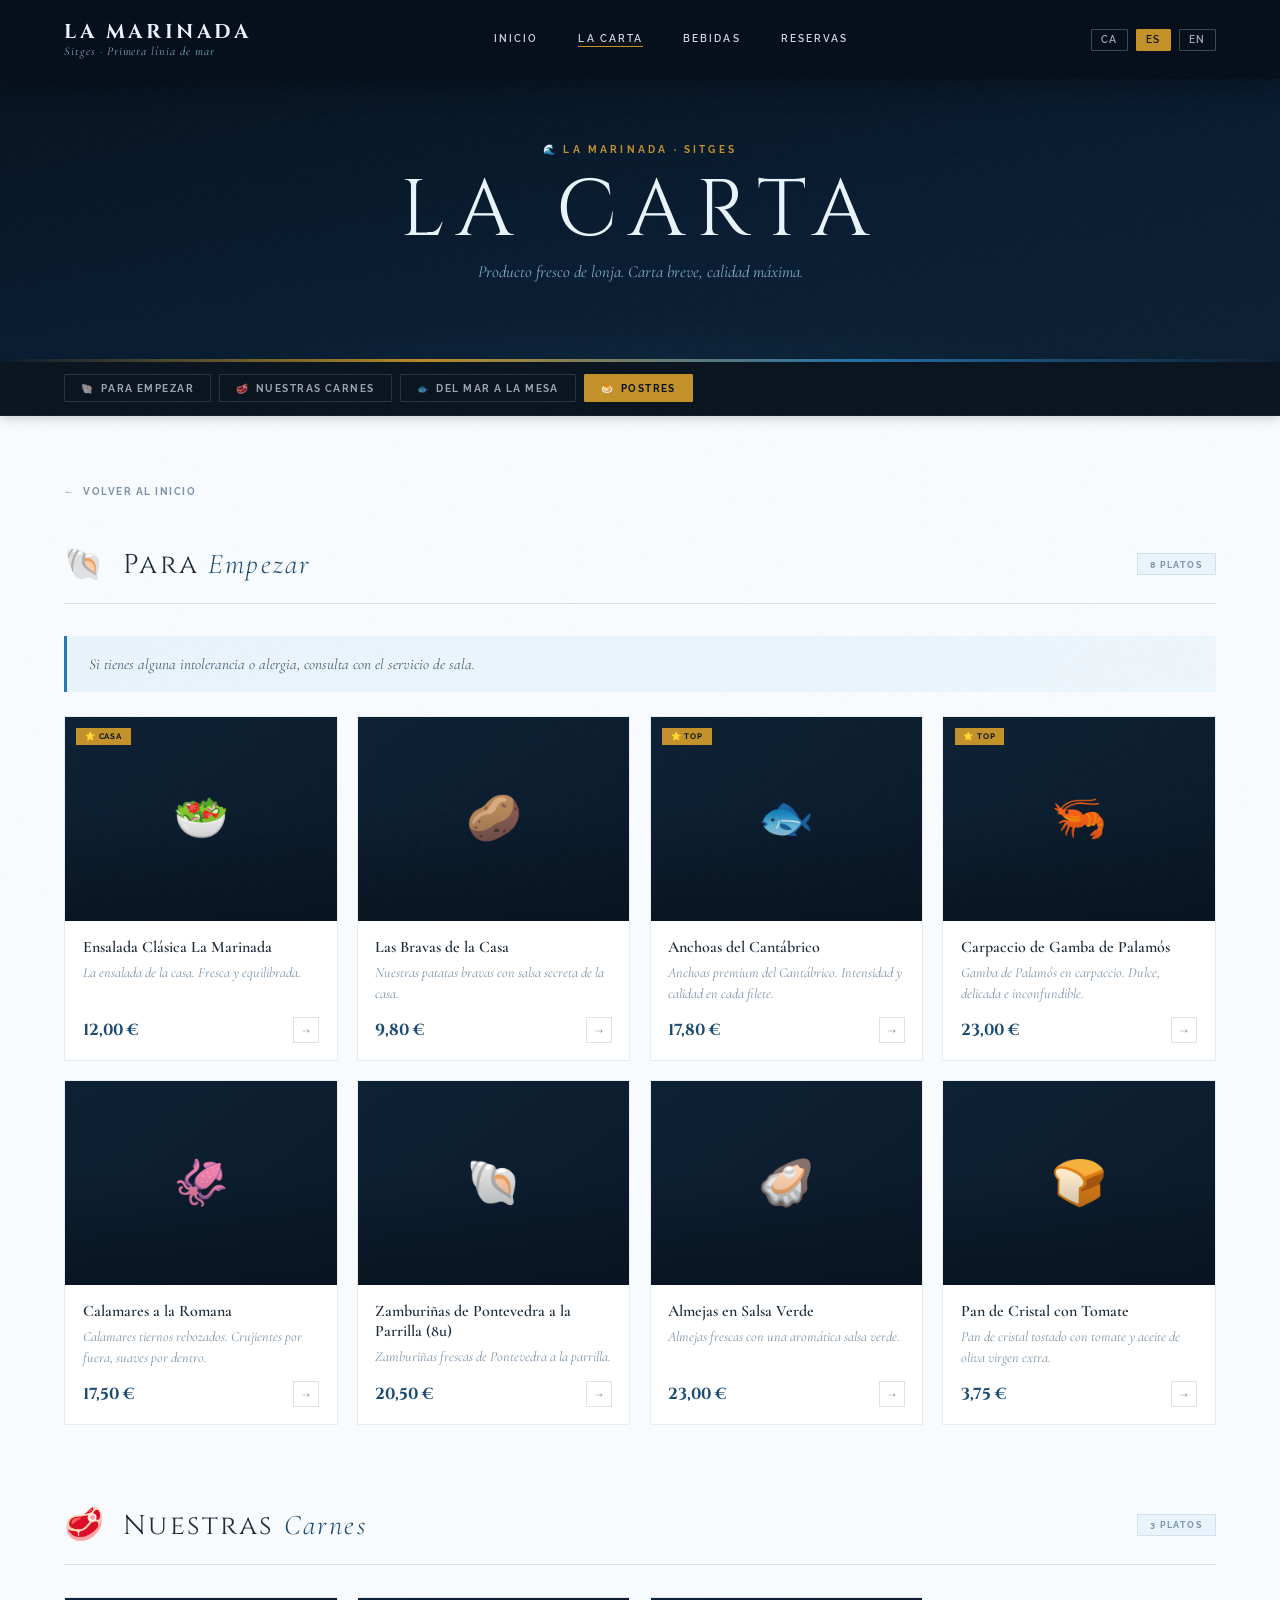
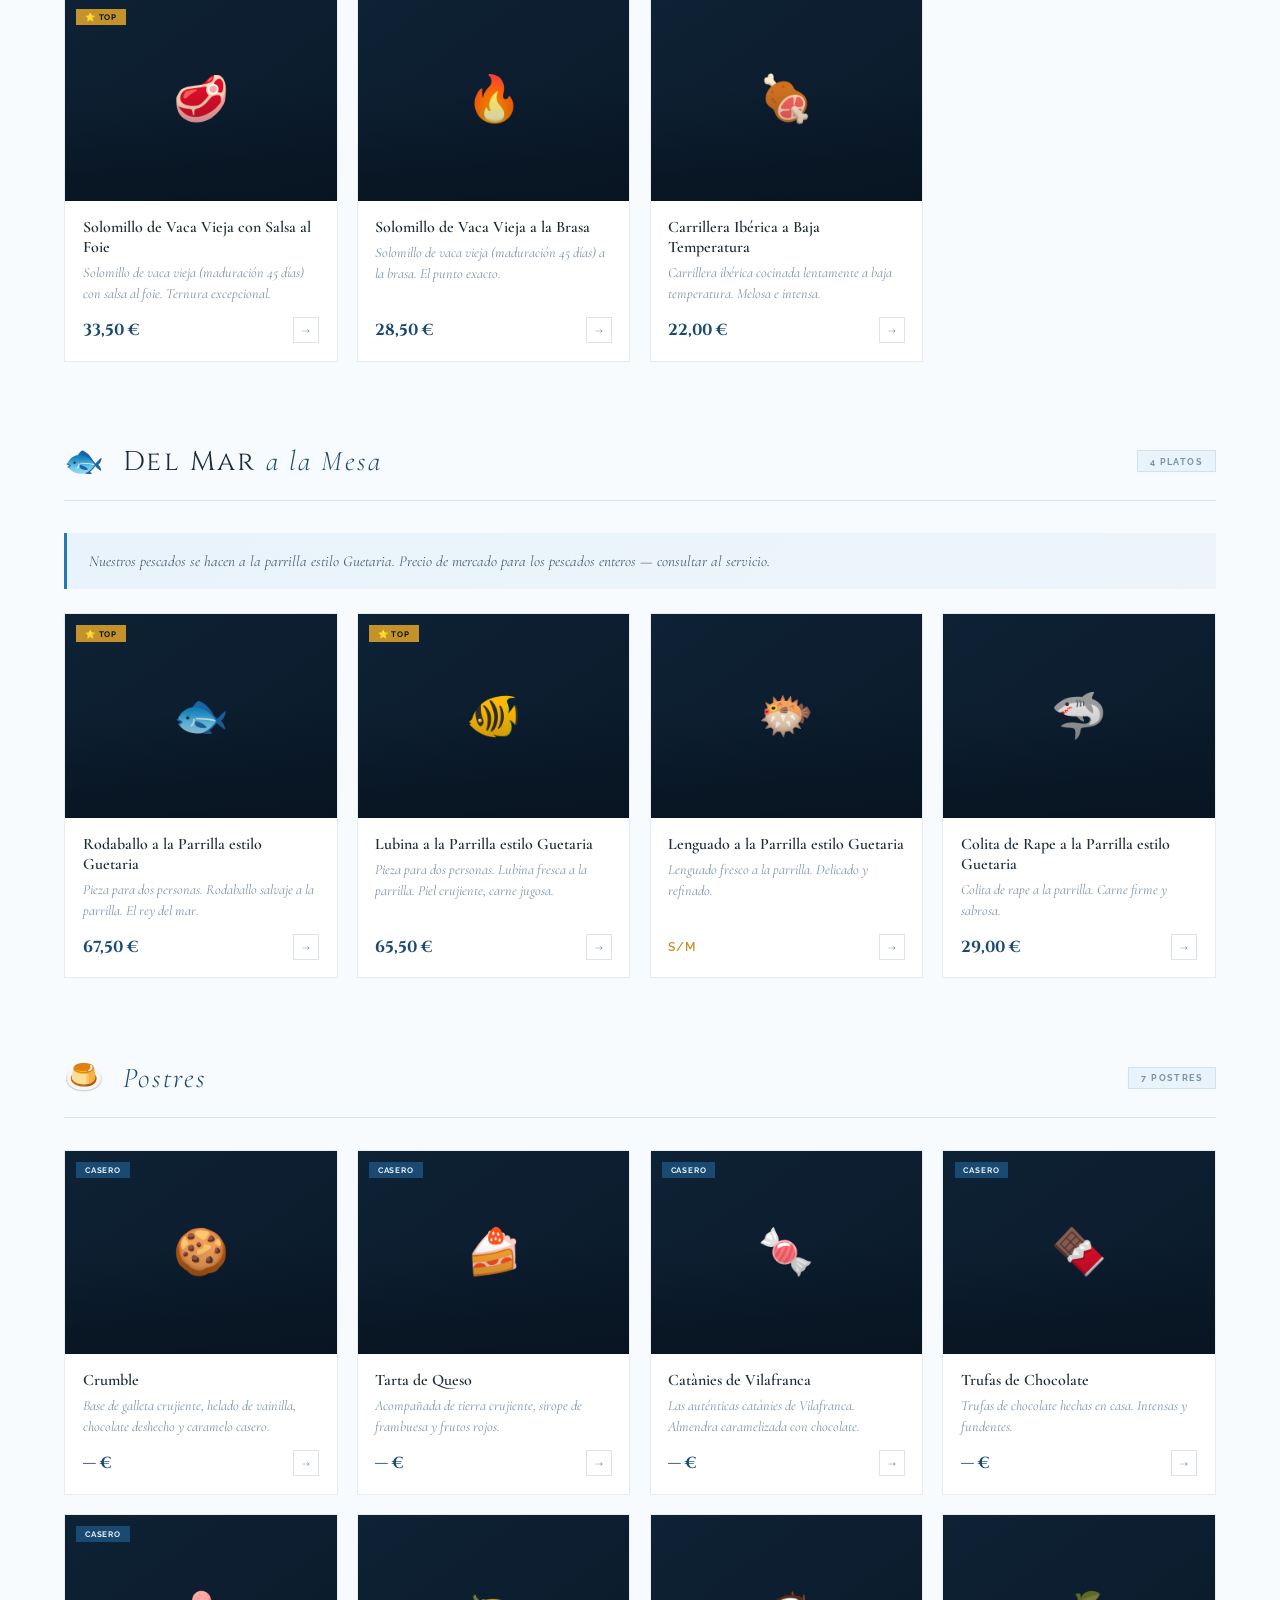
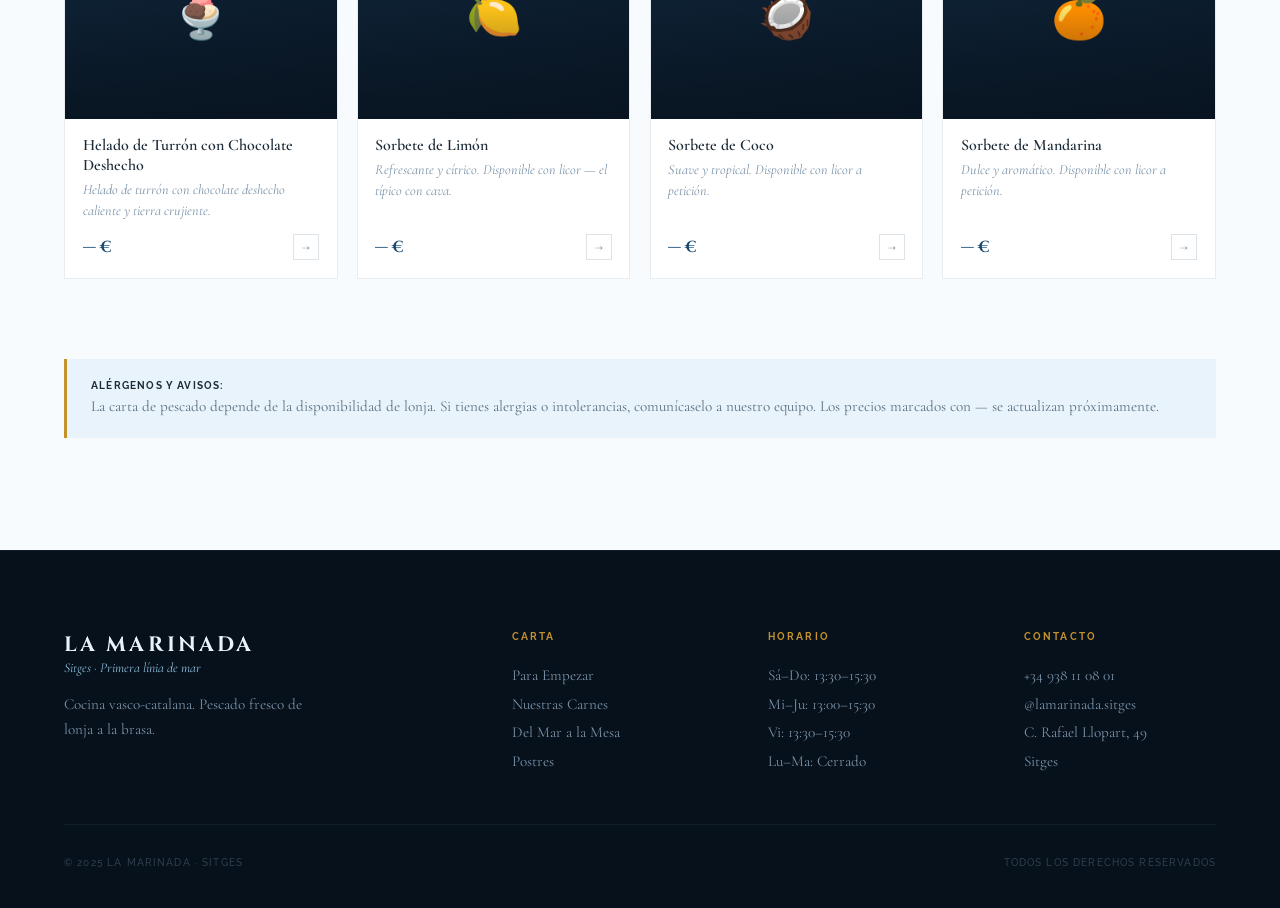
<file: carta.html>
<!DOCTYPE html>
<html lang="es">
<head>
  <meta charset="UTF-8" />
  <meta name="viewport" content="width=device-width, initial-scale=1.0" />
  <title>La Carta — La Marinada · Sitges</title>
  <link rel="preconnect" href="https://fonts.googleapis.com" />
  <link rel="preconnect" href="https://fonts.gstatic.com" crossorigin />
  <link href="https://fonts.googleapis.com/css2?family=Cinzel:wght@400;600;700&family=Cormorant+Garamond:ital,wght@0,300;0,400;0,600;1,300;1,400;1,600&family=Raleway:wght@400;500;600;700&display=swap" rel="stylesheet" />
  <link rel="stylesheet" href="global.css" />
  <link rel="stylesheet" href="carta.css" />
</head>
<body class="lang-es">

<nav class="main-nav solid" id="main-nav">
  <a href="index.html" class="nav-logo">
    <span class="nav-logo-main">La Marinada</span>
    <span class="nav-logo-sub">Sitges · Primera línia de mar</span>
  </a>
  <ul class="nav-links">
    <li data-lang="ca"><a href="index.html">Inici</a></li>
    <li data-lang="ca"><a href="carta.html" class="active">La Carta</a></li>
    <li data-lang="ca"><a href="begudes.html">Begudes</a></li>
    <li data-lang="ca"><a href="index.html#reserva">Reserva</a></li>
    <li data-lang="es"><a href="index.html">Inicio</a></li>
    <li data-lang="es"><a href="carta.html" class="active">La Carta</a></li>
    <li data-lang="es"><a href="begudes.html">Bebidas</a></li>
    <li data-lang="es"><a href="index.html#reserva">Reservas</a></li>
    <li data-lang="en"><a href="index.html">Home</a></li>
    <li data-lang="en"><a href="carta.html" class="active">Menu</a></li>
    <li data-lang="en"><a href="begudes.html">Drinks</a></li>
    <li data-lang="en"><a href="index.html#reserva">Reserve</a></li>
  </ul>
  <div class="lang-switcher">
    <button onclick="setLang('ca')" data-lbtn="ca">CA</button>
    <button onclick="setLang('es')" data-lbtn="es">ES</button>
    <button onclick="setLang('en')" data-lbtn="en">EN</button>
  </div>
</nav>

<header class="page-header">
  <p class="page-header-eyebrow">🌊 La Marinada · Sitges</p>
  <h1>
    <span data-lang="ca">La Carta</span>
    <span data-lang="es">La Carta</span>
    <span data-lang="en">Our Menu</span>
  </h1>
  <p class="page-header-sub">
    <span data-lang="ca">Producte fresc de llotja. Carta breu, qualitat màxima.</span>
    <span data-lang="es">Producto fresco de lonja. Carta breve, calidad máxima.</span>
    <span data-lang="en">Fresh market produce. Short menu, maximum quality.</span>
  </p>
</header>

<nav class="cat-nav">
  <button class="cat-btn active" onclick="scrollToCategory('entrantes', this)">
    🐚 <span data-lang="ca">Per Començar</span><span data-lang="es">Para Empezar</span><span data-lang="en">Starters</span>
  </button>
  <button class="cat-btn" onclick="scrollToCategory('carnes', this)">
    🥩 <span data-lang="ca">Les Nostres Carns</span><span data-lang="es">Nuestras Carnes</span><span data-lang="en">Our Meats</span>
  </button>
  <button class="cat-btn" onclick="scrollToCategory('pescados', this)">
    🐟 <span data-lang="ca">Del Mar a la Taula</span><span data-lang="es">Del Mar a la Mesa</span><span data-lang="en">From Sea to Table</span>
  </button>
  <button class="cat-btn" onclick="scrollToCategory('postres', this)">
    🍮 <span data-lang="ca">Postres</span><span data-lang="es">Postres</span><span data-lang="en">Desserts</span>
  </button>
</nav>

<main class="carta-wrap">

  <a href="index.html" class="back-link">
    ← <span data-lang="ca">Tornar a l'inici</span><span data-lang="es">Volver al inicio</span><span data-lang="en">Back to home</span>
  </a>

  <!-- ═══ PER COMENÇAR CA ═══ -->
  <section class="cat-section" data-lang="ca" id="entrantes">
    <div class="cat-header">
      <span class="cat-icon">🐚</span>
      <h2 class="cat-title">Per <em>Començar</em></h2>
      <span class="cat-count">8 plats</span>
    </div>
    <p class="cat-note">Si tens alguna intolerància o al·lèrgia, consulta amb el servei de sala.</p>
    <div class="dish-grid">
      <a href="#" class="dish-card"><div class="dish-card-img">🥗<span class="dish-badge">⭐ Casa</span></div><div class="dish-card-body"><div class="dish-name">Amanida Clàssica La Marinada</div><p class="dish-note">L'amanida de la casa. Fresca i equilibrada.</p><div class="dish-footer"><span class="dish-price">12,00 €</span><span class="dish-arrow">→</span></div></div></a>
      <a href="#" class="dish-card"><div class="dish-card-img">🥔</div><div class="dish-card-body"><div class="dish-name">Les Braves de la Casa</div><p class="dish-note">Les nostres patates braves amb salsa secreta de la casa.</p><div class="dish-footer"><span class="dish-price">9,80 €</span><span class="dish-arrow">→</span></div></div></a>
      <a href="#" class="dish-card"><div class="dish-card-img">🐟<span class="dish-badge">⭐ Top</span></div><div class="dish-card-body"><div class="dish-name">Anxoves del Cantàbric</div><p class="dish-note">Anxoves premium del Cantàbric. Intensitat i qualitat en cada filet.</p><div class="dish-footer"><span class="dish-price">17,80 €</span><span class="dish-arrow">→</span></div></div></a>
      <a href="#" class="dish-card"><div class="dish-card-img">🦐<span class="dish-badge">⭐ Top</span></div><div class="dish-card-body"><div class="dish-name">Carpaccio de Gamba de Palamós</div><p class="dish-note">Gamba de Palamós en carpaccio. Dolça, delicada i inconfusible.</p><div class="dish-footer"><span class="dish-price">23,00 €</span><span class="dish-arrow">→</span></div></div></a>
      <a href="#" class="dish-card"><div class="dish-card-img">🦑</div><div class="dish-card-body"><div class="dish-name">Calamars a la Romana</div><p class="dish-note">Calamars tendres arrebossats. Crujents per fora, suaus per dins.</p><div class="dish-footer"><span class="dish-price">17,50 €</span><span class="dish-arrow">→</span></div></div></a>
      <a href="#" class="dish-card"><div class="dish-card-img">🐚</div><div class="dish-card-body"><div class="dish-name">Zamburiñes de Pontevedra a la Brasa (8u)</div><p class="dish-note">Zamburiñes fresques de Pontevedra fetes a la brasa.</p><div class="dish-footer"><span class="dish-price">20,50 €</span><span class="dish-arrow">→</span></div></div></a>
      <a href="#" class="dish-card"><div class="dish-card-img">🦪</div><div class="dish-card-body"><div class="dish-name">Cloïsses en Salsa Verda</div><p class="dish-note">Cloïsses fresques amb una salsa verda aromàtica.</p><div class="dish-footer"><span class="dish-price">23,00 €</span><span class="dish-arrow">→</span></div></div></a>
      <a href="#" class="dish-card"><div class="dish-card-img">🍞</div><div class="dish-card-body"><div class="dish-name">Pa de Vidre amb Tomàquet</div><p class="dish-note">Pa de cristall torrat amb tomàquet i oli d'oliva verge extra.</p><div class="dish-footer"><span class="dish-price">3,75 €</span><span class="dish-arrow">→</span></div></div></a>
    </div>
  </section>

  <!-- ═══ PARA EMPEZAR ES ═══ -->
  <section class="cat-section" data-lang="es" id="entrantes">
    <div class="cat-header">
      <span class="cat-icon">🐚</span>
      <h2 class="cat-title">Para <em>Empezar</em></h2>
      <span class="cat-count">8 platos</span>
    </div>
    <p class="cat-note">Si tienes alguna intolerancia o alergia, consulta con el servicio de sala.</p>
    <div class="dish-grid">
      <a href="#" class="dish-card"><div class="dish-card-img">🥗<span class="dish-badge">⭐ Casa</span></div><div class="dish-card-body"><div class="dish-name">Ensalada Clásica La Marinada</div><p class="dish-note">La ensalada de la casa. Fresca y equilibrada.</p><div class="dish-footer"><span class="dish-price">12,00 €</span><span class="dish-arrow">→</span></div></div></a>
      <a href="#" class="dish-card"><div class="dish-card-img">🥔</div><div class="dish-card-body"><div class="dish-name">Las Bravas de la Casa</div><p class="dish-note">Nuestras patatas bravas con salsa secreta de la casa.</p><div class="dish-footer"><span class="dish-price">9,80 €</span><span class="dish-arrow">→</span></div></div></a>
      <a href="#" class="dish-card"><div class="dish-card-img">🐟<span class="dish-badge">⭐ Top</span></div><div class="dish-card-body"><div class="dish-name">Anchoas del Cantábrico</div><p class="dish-note">Anchoas premium del Cantábrico. Intensidad y calidad en cada filete.</p><div class="dish-footer"><span class="dish-price">17,80 €</span><span class="dish-arrow">→</span></div></div></a>
      <a href="#" class="dish-card"><div class="dish-card-img">🦐<span class="dish-badge">⭐ Top</span></div><div class="dish-card-body"><div class="dish-name">Carpaccio de Gamba de Palamós</div><p class="dish-note">Gamba de Palamós en carpaccio. Dulce, delicada e inconfundible.</p><div class="dish-footer"><span class="dish-price">23,00 €</span><span class="dish-arrow">→</span></div></div></a>
      <a href="#" class="dish-card"><div class="dish-card-img">🦑</div><div class="dish-card-body"><div class="dish-name">Calamares a la Romana</div><p class="dish-note">Calamares tiernos rebozados. Crujientes por fuera, suaves por dentro.</p><div class="dish-footer"><span class="dish-price">17,50 €</span><span class="dish-arrow">→</span></div></div></a>
      <a href="#" class="dish-card"><div class="dish-card-img">🐚</div><div class="dish-card-body"><div class="dish-name">Zamburiñas de Pontevedra a la Parrilla (8u)</div><p class="dish-note">Zamburiñas frescas de Pontevedra a la parrilla.</p><div class="dish-footer"><span class="dish-price">20,50 €</span><span class="dish-arrow">→</span></div></div></a>
      <a href="#" class="dish-card"><div class="dish-card-img">🦪</div><div class="dish-card-body"><div class="dish-name">Almejas en Salsa Verde</div><p class="dish-note">Almejas frescas con una aromática salsa verde.</p><div class="dish-footer"><span class="dish-price">23,00 €</span><span class="dish-arrow">→</span></div></div></a>
      <a href="#" class="dish-card"><div class="dish-card-img">🍞</div><div class="dish-card-body"><div class="dish-name">Pan de Cristal con Tomate</div><p class="dish-note">Pan de cristal tostado con tomate y aceite de oliva virgen extra.</p><div class="dish-footer"><span class="dish-price">3,75 €</span><span class="dish-arrow">→</span></div></div></a>
    </div>
  </section>

  <!-- ═══ STARTERS EN ═══ -->
  <section class="cat-section" data-lang="en" id="entrantes">
    <div class="cat-header">
      <span class="cat-icon">🐚</span>
      <h2 class="cat-title">To <em>Start</em></h2>
      <span class="cat-count">8 dishes</span>
    </div>
    <p class="cat-note">Please inform our staff of any allergies or intolerances.</p>
    <div class="dish-grid">
      <a href="#" class="dish-card"><div class="dish-card-img">🥗<span class="dish-badge">⭐ House</span></div><div class="dish-card-body"><div class="dish-name">La Marinada Classic Salad</div><p class="dish-note">Our house salad. Fresh and balanced.</p><div class="dish-footer"><span class="dish-price">12,00 €</span><span class="dish-arrow">→</span></div></div></a>
      <a href="#" class="dish-card"><div class="dish-card-img">🥔</div><div class="dish-card-body"><div class="dish-name">House Patatas Bravas</div><p class="dish-note">Our bravas with a secret house sauce.</p><div class="dish-footer"><span class="dish-price">9,80 €</span><span class="dish-arrow">→</span></div></div></a>
      <a href="#" class="dish-card"><div class="dish-card-img">🐟<span class="dish-badge">⭐ Top</span></div><div class="dish-card-body"><div class="dish-name">Cantabrian Anchovies</div><p class="dish-note">Premium anchovies from the Cantabrian Sea. Intensity in every fillet.</p><div class="dish-footer"><span class="dish-price">17,80 €</span><span class="dish-arrow">→</span></div></div></a>
      <a href="#" class="dish-card"><div class="dish-card-img">🦐<span class="dish-badge">⭐ Top</span></div><div class="dish-card-body"><div class="dish-name">Palamós Prawn Carpaccio</div><p class="dish-note">Palamós prawn carpaccio. Sweet, delicate and unmistakable.</p><div class="dish-footer"><span class="dish-price">23,00 €</span><span class="dish-arrow">→</span></div></div></a>
      <a href="#" class="dish-card"><div class="dish-card-img">🦑</div><div class="dish-card-body"><div class="dish-name">Fried Squid Rings</div><p class="dish-note">Tender battered squid. Crispy outside, soft inside.</p><div class="dish-footer"><span class="dish-price">17,50 €</span><span class="dish-arrow">→</span></div></div></a>
      <a href="#" class="dish-card"><div class="dish-card-img">🐚</div><div class="dish-card-body"><div class="dish-name">Grilled Pontevedra Scallops (8u)</div><p class="dish-note">Fresh scallops from Pontevedra, grilled to perfection.</p><div class="dish-footer"><span class="dish-price">20,50 €</span><span class="dish-arrow">→</span></div></div></a>
      <a href="#" class="dish-card"><div class="dish-card-img">🦪</div><div class="dish-card-body"><div class="dish-name">Clams in Green Sauce</div><p class="dish-note">Fresh clams in an aromatic green sauce.</p><div class="dish-footer"><span class="dish-price">23,00 €</span><span class="dish-arrow">→</span></div></div></a>
      <a href="#" class="dish-card"><div class="dish-card-img">🍞</div><div class="dish-card-body"><div class="dish-name">Crystal Bread with Tomato</div><p class="dish-note">Toasted crystal bread with tomato and extra virgin olive oil.</p><div class="dish-footer"><span class="dish-price">3,75 €</span><span class="dish-arrow">→</span></div></div></a>
    </div>
  </section>

  <!-- ═══ CARNS CA ═══ -->
  <section class="cat-section" data-lang="ca" id="carnes">
    <div class="cat-header">
      <span class="cat-icon">🥩</span>
      <h2 class="cat-title">Les Nostres <em>Carns</em></h2>
      <span class="cat-count">3 plats</span>
    </div>
    <div class="dish-grid">
      <a href="#" class="dish-card"><div class="dish-card-img">🥩<span class="dish-badge">⭐ Top</span></div><div class="dish-card-body"><div class="dish-name">Filet de Vaca Vella amb Salsa al Foie</div><p class="dish-note">Solomillo de vaca vella (maduració 45 dies) amb salsa al foie. Tendresa excepcional.</p><div class="dish-footer"><span class="dish-price">33,50 €</span><span class="dish-arrow">→</span></div></div></a>
      <a href="#" class="dish-card"><div class="dish-card-img">🔥</div><div class="dish-card-body"><div class="dish-name">Filet de Vaca Vella a la Brasa</div><p class="dish-note">Solomillo de vaca vella (maduració 45 dies) a la brasa. El punt exacte.</p><div class="dish-footer"><span class="dish-price">28,50 €</span><span class="dish-arrow">→</span></div></div></a>
      <a href="#" class="dish-card"><div class="dish-card-img">🍖</div><div class="dish-card-body"><div class="dish-name">Galta Ibèrica a Baixa Temperatura</div><p class="dish-note">Carrillera ibèrica cuita lentament a baixa temperatura. Melosa i intensa.</p><div class="dish-footer"><span class="dish-price">22,00 €</span><span class="dish-arrow">→</span></div></div></a>
    </div>
  </section>

  <!-- ═══ CARNES ES ═══ -->
  <section class="cat-section" data-lang="es" id="carnes">
    <div class="cat-header">
      <span class="cat-icon">🥩</span>
      <h2 class="cat-title">Nuestras <em>Carnes</em></h2>
      <span class="cat-count">3 platos</span>
    </div>
    <div class="dish-grid">
      <a href="#" class="dish-card"><div class="dish-card-img">🥩<span class="dish-badge">⭐ Top</span></div><div class="dish-card-body"><div class="dish-name">Solomillo de Vaca Vieja con Salsa al Foie</div><p class="dish-note">Solomillo de vaca vieja (maduración 45 días) con salsa al foie. Ternura excepcional.</p><div class="dish-footer"><span class="dish-price">33,50 €</span><span class="dish-arrow">→</span></div></div></a>
      <a href="#" class="dish-card"><div class="dish-card-img">🔥</div><div class="dish-card-body"><div class="dish-name">Solomillo de Vaca Vieja a la Brasa</div><p class="dish-note">Solomillo de vaca vieja (maduración 45 días) a la brasa. El punto exacto.</p><div class="dish-footer"><span class="dish-price">28,50 €</span><span class="dish-arrow">→</span></div></div></a>
      <a href="#" class="dish-card"><div class="dish-card-img">🍖</div><div class="dish-card-body"><div class="dish-name">Carrillera Ibérica a Baja Temperatura</div><p class="dish-note">Carrillera ibérica cocinada lentamente a baja temperatura. Melosa e intensa.</p><div class="dish-footer"><span class="dish-price">22,00 €</span><span class="dish-arrow">→</span></div></div></a>
    </div>
  </section>

  <!-- ═══ MEATS EN ═══ -->
  <section class="cat-section" data-lang="en" id="carnes">
    <div class="cat-header">
      <span class="cat-icon">🥩</span>
      <h2 class="cat-title">Our <em>Meats</em></h2>
      <span class="cat-count">3 dishes</span>
    </div>
    <div class="dish-grid">
      <a href="#" class="dish-card"><div class="dish-card-img">🥩<span class="dish-badge">⭐ Top</span></div><div class="dish-card-body"><div class="dish-name">Aged Cow Sirloin with Foie Sauce</div><p class="dish-note">45-day aged cow sirloin with foie sauce. Exceptional tenderness.</p><div class="dish-footer"><span class="dish-price">33,50 €</span><span class="dish-arrow">→</span></div></div></a>
      <a href="#" class="dish-card"><div class="dish-card-img">🔥</div><div class="dish-card-body"><div class="dish-name">Aged Cow Sirloin over the Grill</div><p class="dish-note">45-day aged cow sirloin, grilled to perfection.</p><div class="dish-footer"><span class="dish-price">28,50 €</span><span class="dish-arrow">→</span></div></div></a>
      <a href="#" class="dish-card"><div class="dish-card-img">🍖</div><div class="dish-card-body"><div class="dish-name">Iberian Cheek at Low Temperature</div><p class="dish-note">Iberian pork cheek slow-cooked at low temperature. Silky and intense.</p><div class="dish-footer"><span class="dish-price">22,00 €</span><span class="dish-arrow">→</span></div></div></a>
    </div>
  </section>

  <!-- ═══ DEL MAR A LA TAULA CA ═══ -->
  <section class="cat-section" data-lang="ca" id="pescados">
    <div class="cat-header">
      <span class="cat-icon">🐟</span>
      <h2 class="cat-title">Del Mar <em>a la Taula</em></h2>
      <span class="cat-count">4 plats</span>
    </div>
    <p class="cat-note">Els nostres peixos es fan a la graella estil Guetaria. Preu de mercat per als peixos sencers — consulta al servei de sala.</p>
    <div class="dish-grid">
      <a href="#" class="dish-card"><div class="dish-card-img">🐟<span class="dish-badge">⭐ Top</span></div><div class="dish-card-body"><div class="dish-name">Turbot a la Graella estil Guetaria</div><p class="dish-note">Peça per a dues persones. Rodaballo salvatge a la graella. El rei del mar.</p><div class="dish-footer"><span class="dish-price">67,50 €</span><span class="dish-arrow">→</span></div></div></a>
      <a href="#" class="dish-card"><div class="dish-card-img">🐠<span class="dish-badge">⭐ Top</span></div><div class="dish-card-body"><div class="dish-name">Llobarro a la Graella estil Guetaria</div><p class="dish-note">Peça per a dues persones. Lubina fresca a la graella. Pell cruixent, carn sucosa.</p><div class="dish-footer"><span class="dish-price">65,50 €</span><span class="dish-arrow">→</span></div></div></a>
      <a href="#" class="dish-card"><div class="dish-card-img">🐡</div><div class="dish-card-body"><div class="dish-name">Llenguado a la Graella estil Guetaria</div><p class="dish-note">Llenguado fresc a la graella. Delicat i refinat.</p><div class="dish-footer"><span class="dish-price market">S/M</span><span class="dish-arrow">→</span></div></div></a>
      <a href="#" class="dish-card"><div class="dish-card-img">🦈</div><div class="dish-card-body"><div class="dish-name">Cua de Rap a la Graella estil Guetaria</div><p class="dish-note">Colita de rap a la graella. Carn ferma i saborosa.</p><div class="dish-footer"><span class="dish-price">29,00 €</span><span class="dish-arrow">→</span></div></div></a>
    </div>
  </section>

  <!-- ═══ DEL MAR A LA MESA ES ═══ -->
  <section class="cat-section" data-lang="es" id="pescados">
    <div class="cat-header">
      <span class="cat-icon">🐟</span>
      <h2 class="cat-title">Del Mar <em>a la Mesa</em></h2>
      <span class="cat-count">4 platos</span>
    </div>
    <p class="cat-note">Nuestros pescados se hacen a la parrilla estilo Guetaria. Precio de mercado para los pescados enteros — consultar al servicio.</p>
    <div class="dish-grid">
      <a href="#" class="dish-card"><div class="dish-card-img">🐟<span class="dish-badge">⭐ Top</span></div><div class="dish-card-body"><div class="dish-name">Rodaballo a la Parrilla estilo Guetaria</div><p class="dish-note">Pieza para dos personas. Rodaballo salvaje a la parrilla. El rey del mar.</p><div class="dish-footer"><span class="dish-price">67,50 €</span><span class="dish-arrow">→</span></div></div></a>
      <a href="#" class="dish-card"><div class="dish-card-img">🐠<span class="dish-badge">⭐ Top</span></div><div class="dish-card-body"><div class="dish-name">Lubina a la Parrilla estilo Guetaria</div><p class="dish-note">Pieza para dos personas. Lubina fresca a la parrilla. Piel crujiente, carne jugosa.</p><div class="dish-footer"><span class="dish-price">65,50 €</span><span class="dish-arrow">→</span></div></div></a>
      <a href="#" class="dish-card"><div class="dish-card-img">🐡</div><div class="dish-card-body"><div class="dish-name">Lenguado a la Parrilla estilo Guetaria</div><p class="dish-note">Lenguado fresco a la parrilla. Delicado y refinado.</p><div class="dish-footer"><span class="dish-price market">S/M</span><span class="dish-arrow">→</span></div></div></a>
      <a href="#" class="dish-card"><div class="dish-card-img">🦈</div><div class="dish-card-body"><div class="dish-name">Colita de Rape a la Parrilla estilo Guetaria</div><p class="dish-note">Colita de rape a la parrilla. Carne firme y sabrosa.</p><div class="dish-footer"><span class="dish-price">29,00 €</span><span class="dish-arrow">→</span></div></div></a>
    </div>
  </section>

  <!-- ═══ SEA TO TABLE EN ═══ -->
  <section class="cat-section" data-lang="en" id="pescados">
    <div class="cat-header">
      <span class="cat-icon">🐟</span>
      <h2 class="cat-title">From Sea <em>to Table</em></h2>
      <span class="cat-count">4 dishes</span>
    </div>
    <p class="cat-note">All our fish are grilled Guetaria style. Whole fish prices vary by market — ask our staff.</p>
    <div class="dish-grid">
      <a href="#" class="dish-card"><div class="dish-card-img">🐟<span class="dish-badge">⭐ Top</span></div><div class="dish-card-body"><div class="dish-name">Grilled Turbot Guetaria Style</div><p class="dish-note">For two people. Wild turbot over the grill. The king of the sea.</p><div class="dish-footer"><span class="dish-price">67,50 €</span><span class="dish-arrow">→</span></div></div></a>
      <a href="#" class="dish-card"><div class="dish-card-img">🐠<span class="dish-badge">⭐ Top</span></div><div class="dish-card-body"><div class="dish-name">Grilled Sea Bass Guetaria Style</div><p class="dish-note">For two people. Fresh sea bass on the grill. Crispy skin, juicy flesh.</p><div class="dish-footer"><span class="dish-price">65,50 €</span><span class="dish-arrow">→</span></div></div></a>
      <a href="#" class="dish-card"><div class="dish-card-img">🐡</div><div class="dish-card-body"><div class="dish-name">Grilled Dover Sole Guetaria Style</div><p class="dish-note">Fresh sole over the grill. Delicate and refined.</p><div class="dish-footer"><span class="dish-price market">Market price</span><span class="dish-arrow">→</span></div></div></a>
      <a href="#" class="dish-card"><div class="dish-card-img">🦈</div><div class="dish-card-body"><div class="dish-name">Grilled Monkfish Tail Guetaria Style</div><p class="dish-note">Monkfish tail over the grill. Firm, flavourful flesh.</p><div class="dish-footer"><span class="dish-price">29,00 €</span><span class="dish-arrow">→</span></div></div></a>
    </div>
  </section>

  <!-- ═══ POSTRES CA ═══ -->
  <section class="cat-section" data-lang="ca" id="postres">
    <div class="cat-header">
      <span class="cat-icon">🍮</span>
      <h2 class="cat-title"><em>Postres</em></h2>
      <span class="cat-count">7 postres</span>
    </div>
    <div class="dish-grid">
      <a href="#" class="dish-card"><div class="dish-card-img">🍪<span class="dish-badge" style="background:var(--ocean);color:var(--foam)">Casolà</span></div><div class="dish-card-body"><div class="dish-name">Crumble</div><p class="dish-note">Base de galeta cruixent, gelat de vainilla, xocolata desfeta i caramel casolà.</p><div class="dish-footer"><span class="dish-price">— €</span><span class="dish-arrow">→</span></div></div></a>
      <a href="#" class="dish-card"><div class="dish-card-img">🍰<span class="dish-badge" style="background:var(--ocean);color:var(--foam)">Casolà</span></div><div class="dish-card-body"><div class="dish-name">Tarta de Formatge</div><p class="dish-note">Amb terra cruixent, sirope de maduixa i fruits vermells.</p><div class="dish-footer"><span class="dish-price">— €</span><span class="dish-arrow">→</span></div></div></a>
      <a href="#" class="dish-card"><div class="dish-card-img">🍬<span class="dish-badge" style="background:var(--ocean);color:var(--foam)">Casolà</span></div><div class="dish-card-body"><div class="dish-name">Catànies de Vilafranca</div><p class="dish-note">Les autèntiques catànies de Vilafranca. Ametlla caramelitzada amb xocolata.</p><div class="dish-footer"><span class="dish-price">— €</span><span class="dish-arrow">→</span></div></div></a>
      <a href="#" class="dish-card"><div class="dish-card-img">🍫<span class="dish-badge" style="background:var(--ocean);color:var(--foam)">Casolà</span></div><div class="dish-card-body"><div class="dish-name">Trufes de Xocolata</div><p class="dish-note">Trufes de xocolata fetes a casa. Intenses i fondants.</p><div class="dish-footer"><span class="dish-price">— €</span><span class="dish-arrow">→</span></div></div></a>
      <a href="#" class="dish-card"><div class="dish-card-img">🍨<span class="dish-badge" style="background:var(--ocean);color:var(--foam)">Casolà</span></div><div class="dish-card-body"><div class="dish-name">Gelat de Torró amb Xocolata Desfeta</div><p class="dish-note">Gelat de torró, xocolata desfeta calenta i terra cruixent.</p><div class="dish-footer"><span class="dish-price">— €</span><span class="dish-arrow">→</span></div></div></a>
      <a href="#" class="dish-card"><div class="dish-card-img">🍋</div><div class="dish-card-body"><div class="dish-name">Sorbet de Llimona</div><p class="dish-note">Refrescant i cítric. Disponible amb licor — el típic amb cava.</p><div class="dish-footer"><span class="dish-price">— €</span><span class="dish-arrow">→</span></div></div></a>
      <a href="#" class="dish-card"><div class="dish-card-img">🥥</div><div class="dish-card-body"><div class="dish-name">Sorbet de Coco</div><p class="dish-note">Suau i tropical. Disponible amb licor a petició.</p><div class="dish-footer"><span class="dish-price">— €</span><span class="dish-arrow">→</span></div></div></a>
      <a href="#" class="dish-card"><div class="dish-card-img">🍊</div><div class="dish-card-body"><div class="dish-name">Sorbet de Mandarina</div><p class="dish-note">Dolç i aromàtic. Disponible amb licor a petició.</p><div class="dish-footer"><span class="dish-price">— €</span><span class="dish-arrow">→</span></div></div></a>
    </div>
  </section>

  <!-- ═══ POSTRES ES ═══ -->
  <section class="cat-section" data-lang="es" id="postres">
    <div class="cat-header">
      <span class="cat-icon">🍮</span>
      <h2 class="cat-title"><em>Postres</em></h2>
      <span class="cat-count">7 postres</span>
    </div>
    <div class="dish-grid">
      <a href="#" class="dish-card"><div class="dish-card-img">🍪<span class="dish-badge" style="background:var(--ocean);color:var(--foam)">Casero</span></div><div class="dish-card-body"><div class="dish-name">Crumble</div><p class="dish-note">Base de galleta crujiente, helado de vainilla, chocolate deshecho y caramelo casero.</p><div class="dish-footer"><span class="dish-price">— €</span><span class="dish-arrow">→</span></div></div></a>
      <a href="#" class="dish-card"><div class="dish-card-img">🍰<span class="dish-badge" style="background:var(--ocean);color:var(--foam)">Casero</span></div><div class="dish-card-body"><div class="dish-name">Tarta de Queso</div><p class="dish-note">Acompañada de tierra crujiente, sirope de frambuesa y frutos rojos.</p><div class="dish-footer"><span class="dish-price">— €</span><span class="dish-arrow">→</span></div></div></a>
      <a href="#" class="dish-card"><div class="dish-card-img">🍬<span class="dish-badge" style="background:var(--ocean);color:var(--foam)">Casero</span></div><div class="dish-card-body"><div class="dish-name">Catànies de Vilafranca</div><p class="dish-note">Las auténticas catànies de Vilafranca. Almendra caramelizada con chocolate.</p><div class="dish-footer"><span class="dish-price">— €</span><span class="dish-arrow">→</span></div></div></a>
      <a href="#" class="dish-card"><div class="dish-card-img">🍫<span class="dish-badge" style="background:var(--ocean);color:var(--foam)">Casero</span></div><div class="dish-card-body"><div class="dish-name">Trufas de Chocolate</div><p class="dish-note">Trufas de chocolate hechas en casa. Intensas y fundentes.</p><div class="dish-footer"><span class="dish-price">— €</span><span class="dish-arrow">→</span></div></div></a>
      <a href="#" class="dish-card"><div class="dish-card-img">🍨<span class="dish-badge" style="background:var(--ocean);color:var(--foam)">Casero</span></div><div class="dish-card-body"><div class="dish-name">Helado de Turrón con Chocolate Deshecho</div><p class="dish-note">Helado de turrón con chocolate deshecho caliente y tierra crujiente.</p><div class="dish-footer"><span class="dish-price">— €</span><span class="dish-arrow">→</span></div></div></a>
      <a href="#" class="dish-card"><div class="dish-card-img">🍋</div><div class="dish-card-body"><div class="dish-name">Sorbete de Limón</div><p class="dish-note">Refrescante y cítrico. Disponible con licor — el típico con cava.</p><div class="dish-footer"><span class="dish-price">— €</span><span class="dish-arrow">→</span></div></div></a>
      <a href="#" class="dish-card"><div class="dish-card-img">🥥</div><div class="dish-card-body"><div class="dish-name">Sorbete de Coco</div><p class="dish-note">Suave y tropical. Disponible con licor a petición.</p><div class="dish-footer"><span class="dish-price">— €</span><span class="dish-arrow">→</span></div></div></a>
      <a href="#" class="dish-card"><div class="dish-card-img">🍊</div><div class="dish-card-body"><div class="dish-name">Sorbete de Mandarina</div><p class="dish-note">Dulce y aromático. Disponible con licor a petición.</p><div class="dish-footer"><span class="dish-price">— €</span><span class="dish-arrow">→</span></div></div></a>
    </div>
  </section>

  <!-- ═══ DESSERTS EN ═══ -->
  <section class="cat-section" data-lang="en" id="postres">
    <div class="cat-header">
      <span class="cat-icon">🍮</span>
      <h2 class="cat-title"><em>Desserts</em></h2>
      <span class="cat-count">7 desserts</span>
    </div>
    <div class="dish-grid">
      <a href="#" class="dish-card"><div class="dish-card-img">🍪<span class="dish-badge" style="background:var(--ocean);color:var(--foam)">House</span></div><div class="dish-card-body"><div class="dish-name">Crumble</div><p class="dish-note">Crunchy biscuit base, vanilla ice cream, melted chocolate and house-made caramel.</p><div class="dish-footer"><span class="dish-price">— €</span><span class="dish-arrow">→</span></div></div></a>
      <a href="#" class="dish-card"><div class="dish-card-img">🍰<span class="dish-badge" style="background:var(--ocean);color:var(--foam)">House</span></div><div class="dish-card-body"><div class="dish-name">Cheesecake</div><p class="dish-note">Served with crunchy crumble, raspberry syrup and mixed berries.</p><div class="dish-footer"><span class="dish-price">— €</span><span class="dish-arrow">→</span></div></div></a>
      <a href="#" class="dish-card"><div class="dish-card-img">🍬<span class="dish-badge" style="background:var(--ocean);color:var(--foam)">House</span></div><div class="dish-card-body"><div class="dish-name">Catànies de Vilafranca</div><p class="dish-note">The authentic catànies from Vilafranca. Caramelised almond coated in chocolate.</p><div class="dish-footer"><span class="dish-price">— €</span><span class="dish-arrow">→</span></div></div></a>
      <a href="#" class="dish-card"><div class="dish-card-img">🍫<span class="dish-badge" style="background:var(--ocean);color:var(--foam)">House</span></div><div class="dish-card-body"><div class="dish-name">Chocolate Truffles</div><p class="dish-note">House-made chocolate truffles. Intense and melt-in-the-mouth.</p><div class="dish-footer"><span class="dish-price">— €</span><span class="dish-arrow">→</span></div></div></a>
      <a href="#" class="dish-card"><div class="dish-card-img">🍨<span class="dish-badge" style="background:var(--ocean);color:var(--foam)">House</span></div><div class="dish-card-body"><div class="dish-name">Turrón Ice Cream with Melted Chocolate</div><p class="dish-note">Turrón ice cream with warm melted chocolate and crunchy crumble.</p><div class="dish-footer"><span class="dish-price">— €</span><span class="dish-arrow">→</span></div></div></a>
      <a href="#" class="dish-card"><div class="dish-card-img">🍋</div><div class="dish-card-body"><div class="dish-name">Lemon Sorbet</div><p class="dish-note">Refreshing and citrusy. Available with a liqueur — the classic with cava.</p><div class="dish-footer"><span class="dish-price">— €</span><span class="dish-arrow">→</span></div></div></a>
      <a href="#" class="dish-card"><div class="dish-card-img">🥥</div><div class="dish-card-body"><div class="dish-name">Coconut Sorbet</div><p class="dish-note">Smooth and tropical. Available with a liqueur on request.</p><div class="dish-footer"><span class="dish-price">— €</span><span class="dish-arrow">→</span></div></div></a>
      <a href="#" class="dish-card"><div class="dish-card-img">🍊</div><div class="dish-card-body"><div class="dish-name">Mandarin Sorbet</div><p class="dish-note">Sweet and aromatic. Available with a liqueur on request.</p><div class="dish-footer"><span class="dish-price">— €</span><span class="dish-arrow">→</span></div></div></a>
    </div>
  </section>

  <div class="allergen-note">
    <strong data-lang="ca">Al·lèrgens i avisos:</strong>
    <strong data-lang="es">Alérgenos y avisos:</strong>
    <strong data-lang="en">Allergens & notes:</strong>
    <span data-lang="ca"> La carta de peix depèn de la disponibilitat de la llotja. Si tens al·lèrgies o intoleràncies, fes-ho saber al nostre equip. Els preus marcats amb — s'actualitzen aviat.</span>
    <span data-lang="es"> La carta de pescado depende de la disponibilidad de lonja. Si tienes alergias o intolerancias, comunícaselo a nuestro equipo. Los precios marcados con — se actualizan próximamente.</span>
    <span data-lang="en"> Fish availability depends on the daily market. Please inform us of any allergies. Prices marked — will be updated shortly.</span>
  </div>

</main>

<footer class="main-footer">
  <div class="footer-inner">
    <div class="footer-top">
      <div class="footer-brand">
        <div class="footer-brand-name">La Marinada</div>
        <div class="footer-brand-sub">Sitges · Primera línia de mar</div>
        <p><span data-lang="ca">Cuina vasco-catalana. Peix fresc de llotja a la brasa.</span><span data-lang="es">Cocina vasco-catalana. Pescado fresco de lonja a la brasa.</span><span data-lang="en">Basque-Catalan cuisine. Fresh market fish over the grill.</span></p>
      </div>
      <div class="footer-col">
        <h5><span data-lang="ca">Carta</span><span data-lang="es">Carta</span><span data-lang="en">Menu</span></h5>
        <a href="#entrantes"><span data-lang="ca">Per Començar</span><span data-lang="es">Para Empezar</span><span data-lang="en">Starters</span></a>
        <a href="#carnes"><span data-lang="ca">Les Nostres Carns</span><span data-lang="es">Nuestras Carnes</span><span data-lang="en">Our Meats</span></a>
        <a href="#pescados"><span data-lang="ca">Del Mar a la Taula</span><span data-lang="es">Del Mar a la Mesa</span><span data-lang="en">From Sea to Table</span></a>
        <a href="#postres"><span data-lang="ca">Postres</span><span data-lang="es">Postres</span><span data-lang="en">Desserts</span></a>
      </div>
      <div class="footer-col">
        <h5><span data-lang="ca">Horari</span><span data-lang="es">Horario</span><span data-lang="en">Hours</span></h5>
        <p><span data-lang="ca">Ds–Dg: 13:30–15:30</span><span data-lang="es">Sá–Do: 13:30–15:30</span><span data-lang="en">Sat–Sun: 1:30–3:30pm</span></p>
        <p><span data-lang="ca">Dc–Dj: 13:00–15:30</span><span data-lang="es">Mi–Ju: 13:00–15:30</span><span data-lang="en">Wed–Thu: 1:00–3:30pm</span></p>
        <p><span data-lang="ca">Dv: 13:30–15:30</span><span data-lang="es">Vi: 13:30–15:30</span><span data-lang="en">Fri: 1:30–3:30pm</span></p>
        <p><span data-lang="ca">Dl–Dm: Tancat</span><span data-lang="es">Lu–Ma: Cerrado</span><span data-lang="en">Mon–Tue: Closed</span></p>
      </div>
      <div class="footer-col">
        <h5><span data-lang="ca">Contacte</span><span data-lang="es">Contacto</span><span data-lang="en">Contact</span></h5>
        <a href="tel:+34938110801">+34 938 11 08 01</a>
        <a href="https://www.instagram.com/lamarinada.sitges" target="_blank">@lamarinada.sitges</a>
        <a href="https://www.google.com/maps/search/La+Marinada+Sitges/@41.235955,1.812952,17z" target="_blank" rel="noopener">C. Rafael Llopart, 49<br>Sitges</a>
      </div>
    </div>
    <div class="footer-bottom">
      <span>© 2025 La Marinada · Sitges</span>
      <span><span data-lang="ca">Tots els drets reservats</span><span data-lang="es">Todos los derechos reservados</span><span data-lang="en">All rights reserved</span></span>
    </div>
  </div>
</footer>

<script src="global.js"></script>
<script src="carta.js"></script>
</body>
</html>
</file>
<file: global.css>
/* ============================================================
   GLOBAL.CSS — La Marinada · Sitges
   Variables, reset, nav, footer, shared utilities
   ============================================================ */

:root {
  --deep:     #07111C;
  --navy:     #0E2235;
  --ocean:    #1A4A72;
  --wave:     #2878B5;
  --mist:     #8BBCD9;
  --foam:     #E8F3FB;
  --white:    #F8FBFE;
  --gold:     #C4922A;
  --gold-lt:  #DDB85A;
  --sand:     #EDE0C8;
  --stone:    #7A92A8;
  --ink:      #1C2B38;
}

*, *::before, *::after { box-sizing: border-box; margin: 0; padding: 0; }
html { scroll-behavior: smooth; }

body {
  background: var(--white);
  color: var(--ink);
  font-family: 'Cormorant Garamond', Georgia, serif;
  overflow-x: hidden;
}

/* Grain overlay — subtle */
body::before {
  content: '';
  position: fixed; inset: 0;
  background-image: url("data:image/svg+xml,%3Csvg viewBox='0 0 200 200' xmlns='http://www.w3.org/2000/svg'%3E%3Cfilter id='n'%3E%3CfeTurbulence type='fractalNoise' baseFrequency='0.8' numOctaves='4' stitchTiles='stitch'/%3E%3C/filter%3E%3Crect width='100%25' height='100%25' filter='url(%23n)' opacity='0.018'/%3E%3C/svg%3E");
  pointer-events: none; z-index: 999; opacity: .5;
}

/* ─── NAV ─── */
nav.main-nav {
  position: fixed; top: 0; left: 0; right: 0; z-index: 500;
  display: flex; align-items: center; justify-content: space-between;
  padding: 1.4rem 4rem;
  transition: background .4s, padding .3s, box-shadow .4s;
}

nav.main-nav.transparent {
  background: linear-gradient(to bottom, rgba(7,17,28,.9) 0%, rgba(7,17,28,.4) 70%, transparent 100%);
}

nav.main-nav.solid {
  background: rgba(7,17,28,.98);
  box-shadow: 0 2px 30px rgba(0,0,0,.4);
  backdrop-filter: blur(12px);
}

nav.main-nav.scrolled {
  background: rgba(7,17,28,.98) !important;
  padding: 1rem 4rem;
  box-shadow: 0 2px 30px rgba(0,0,0,.4);
  backdrop-filter: blur(12px);
}

.nav-logo { text-decoration: none; line-height: 1; }

.nav-logo-main {
  font-family: 'Cinzel', serif;
  font-size: 1.25rem; font-weight: 700;
  letter-spacing: .18em; text-transform: uppercase;
  color: var(--foam); display: block;
}

.nav-logo-sub {
  font-family: 'Cormorant Garamond', serif;
  font-size: .75rem; font-style: italic; letter-spacing: .08em;
  color: var(--mist); opacity: .9; display: block;
  margin-top: .15rem;
}

.nav-links { display: flex; gap: 2.5rem; list-style: none; }

.nav-links a {
  font-family: 'Raleway', sans-serif;
  font-size: .65rem; font-weight: 600; letter-spacing: .2em;
  text-transform: uppercase; color: rgba(232,243,251,.85);
  text-decoration: none; position: relative; padding-bottom: 3px;
  transition: color .2s;
  text-shadow: 0 1px 6px rgba(0,0,0,.5);
}

.nav-links a::after {
  content: ''; position: absolute; bottom: 0; left: 0;
  width: 0; height: 1px; background: var(--gold);
  transition: width .3s;
}

.nav-links a:hover, .nav-links a.active { color: var(--gold-lt); }
.nav-links a:hover::after, .nav-links a.active::after { width: 100%; }

/* When nav is solid (carta page / scrolled) — links fully bright */
nav.main-nav.solid .nav-links a,
nav.main-nav.scrolled .nav-links a {
  color: rgba(232,243,251,.9);
  text-shadow: none;
}

.lang-switcher { display: flex; gap: .5rem; }

.lang-switcher button {
  background: none; border: 1px solid rgba(232,243,251,.25);
  color: rgba(232,243,251,.7); font-family: 'Raleway', sans-serif;
  font-size: .6rem; font-weight: 600; letter-spacing: .1em;
  text-transform: uppercase; padding: .28rem .6rem;
  cursor: pointer; transition: all .2s; border-radius: 1px;
}

.lang-switcher button:hover,
.lang-switcher button.active {
  background: var(--gold); border-color: var(--gold); color: var(--deep);
}

/* ─── FOOTER ─── */
footer.main-footer {
  background: var(--deep);
  padding: 5rem 4rem 2.5rem;
  border-top: 1px solid rgba(139,188,217,.08);
}

.footer-inner {
  max-width: 1200px; margin: 0 auto;
}

.footer-top {
  display: grid; grid-template-columns: 2fr 1fr 1fr 1fr;
  gap: 4rem; padding-bottom: 3rem;
  border-bottom: 1px solid rgba(139,188,217,.08);
  margin-bottom: 2rem;
}

.footer-brand-name {
  font-family: 'Cinzel', serif;
  font-size: 1.3rem; font-weight: 700; letter-spacing: .15em;
  text-transform: uppercase; color: var(--foam);
}

.footer-brand-sub {
  font-family: 'Cormorant Garamond', serif;
  font-size: .85rem; font-style: italic;
  color: var(--mist); margin-bottom: 1rem;
}

.footer-brand p {
  font-family: 'Cormorant Garamond', serif;
  font-size: .95rem; line-height: 1.7;
  color: var(--stone); max-width: 260px;
}

.footer-col h5 {
  font-family: 'Raleway', sans-serif;
  font-size: .6rem; font-weight: 700; letter-spacing: .22em;
  text-transform: uppercase; color: var(--gold);
  margin-bottom: 1.2rem;
}

.footer-col p, .footer-col a {
  font-family: 'Cormorant Garamond', serif;
  font-size: .95rem; color: var(--stone);
  line-height: 1.9; text-decoration: none; display: block;
  transition: color .2s;
}

.footer-col a:hover { color: var(--foam); }

.footer-bottom {
  display: flex; justify-content: space-between; align-items: center;
  font-family: 'Raleway', sans-serif;
  font-size: .6rem; font-weight: 500; letter-spacing: .12em;
  text-transform: uppercase; color: rgba(122,146,168,.35);
}

/* ─── BUTTONS ─── */
.btn {
  font-family: 'Raleway', sans-serif;
  font-size: .65rem; font-weight: 700; letter-spacing: .22em;
  text-transform: uppercase; text-decoration: none;
  padding: .95rem 2.5rem; border-radius: 1px;
  transition: all .25s; cursor: pointer; border: none;
  display: inline-block;
}

.btn-primary {
  background: var(--gold); color: var(--deep);
  box-shadow: 0 4px 20px rgba(196,146,42,.25);
}

.btn-primary:hover {
  background: var(--gold-lt);
  box-shadow: 0 6px 28px rgba(196,146,42,.45);
  transform: translateY(-2px);
}

.btn-outline {
  background: transparent;
  border: 1px solid rgba(232,243,251,.4);
  color: var(--foam);
}

.btn-outline:hover {
  border-color: var(--gold-lt); color: var(--gold-lt);
  transform: translateY(-2px);
}

/* ─── LANG SYSTEM ─── */
[data-lang] { display: none; }
.lang-ca [data-lang="ca"],
.lang-es [data-lang="es"],
.lang-en [data-lang="en"] { display: inherit; }
.lang-ca .nav-links [data-lang="ca"],
.lang-es .nav-links [data-lang="es"],
.lang-en .nav-links [data-lang="en"] { display: flex; }

/* ─── RESPONSIVE ─── */
@media (max-width: 900px) {
  nav.main-nav, nav.main-nav.scrolled { padding: 1rem 1.5rem; }
  .nav-links { display: none; }
  footer.main-footer { padding: 3rem 1.5rem 2rem; }
  .footer-top { grid-template-columns: 1fr 1fr; gap: 2rem; }
  .footer-bottom { flex-direction: column; gap: .5rem; text-align: center; }
}

@media (max-width: 600px) {
  .footer-top { grid-template-columns: 1fr; }
}
</file>
<file: index.css>
/* ============================================================
   INDEX.CSS — La Marinada · Sitges
   Homepage-specific styles
   ============================================================ */

/* ─── HERO ─── */
.hero {
  min-height: 100vh; position: relative;
  display: flex; flex-direction: column;
  align-items: center; justify-content: center;
  overflow: hidden;
}

.hero-bg {
  position: absolute; inset: 0;
  background:
    radial-gradient(ellipse 80% 55% at 50% 105%, rgba(26,74,114,.55) 0%, transparent 60%),
    radial-gradient(ellipse 35% 25% at 75% 30%, rgba(40,120,181,.08) 0%, transparent 55%),
    linear-gradient(165deg, #040D17 0%, #07111C 35%, #0A1929 65%, #0D1F31 100%);
}

/* Horizon shimmer — very subtle, only 3 lines */
.horizon-lines { position: absolute; inset: 0; pointer-events: none; }

.h-line {
  position: absolute; left: 0; right: 0; height: 1px;
  background: linear-gradient(to right,
    transparent 0%,
    rgba(139,188,217,.04) 25%,
    rgba(40,120,181,.12) 50%,
    rgba(139,188,217,.04) 75%,
    transparent 100%
  );
  animation: shimmer var(--dur,12s) var(--delay,0s) ease-in-out infinite alternate;
}

@keyframes shimmer {
  0%   { transform: translateY(0); opacity: .2; }
  100% { transform: translateY(var(--drift,-20px)); opacity: .6; }
}

/* Floating foam dots */
.foam-dots { position: absolute; inset: 0; pointer-events: none; overflow: hidden; }

.dot {
  position: absolute; border-radius: 50%;
  background: rgba(139,188,217,.45);
  animation: floatDot var(--dur,12s) var(--delay,0s) ease-in-out infinite;
  opacity: 0;
}

@keyframes floatDot {
  0%   { opacity: 0; transform: translateY(0) translateX(0); }
  15%  { opacity: .45; }
  85%  { opacity: .15; }
  100% { opacity: 0; transform: translateY(-75vh) translateX(var(--drift,20px)); }
}

.hero-content {
  position: relative; z-index: 2;
  text-align: center; padding: 2rem;
  animation: fadeUp 1.4s cubic-bezier(.22,1,.36,1) both;
}

@keyframes fadeUp {
  from { opacity: 0; transform: translateY(36px); }
  to   { opacity: 1; transform: translateY(0); }
}

.hero-location {
  display: inline-flex; align-items: center; gap: .7rem;
  margin-bottom: 2rem;
  animation: fadeUp 1s .2s both;
}

.hero-location-rule {
  width: 36px; height: 1px;
  background: linear-gradient(to right, transparent, var(--gold));
}

.hero-location-rule.r { background: linear-gradient(to left, transparent, var(--gold)); }

.hero-location span {
  font-family: 'Raleway', sans-serif;
  font-size: .62rem; font-weight: 600; letter-spacing: .32em;
  text-transform: uppercase; color: var(--gold);
}

.hero-title {
  font-family: 'Cinzel', serif;
  font-size: clamp(3rem, 9.5vw, 7.5rem);
  font-weight: 400; letter-spacing: .14em; text-transform: uppercase;
  line-height: .9; color: var(--foam);
  text-shadow: 0 2px 40px rgba(7,17,28,.8), 0 0 80px rgba(40,120,181,.2);
  animation: fadeUp 1s .3s both;
}

.hero-title-script {
  display: block;
  font-family: 'Cormorant Garamond', serif;
  font-size: clamp(1.4rem, 4vw, 3.2rem);
  font-weight: 300; font-style: italic; letter-spacing: .04em;
  text-transform: none; color: rgba(139,188,217,.8);
  margin-top: .4em;
  text-shadow: 0 1px 20px rgba(7,17,28,.6);
}

.hero-sep {
  display: flex; align-items: center; justify-content: center; gap: 1rem;
  margin: 2rem auto; animation: fadeUp 1s .5s both;
}

.hero-sep-line {
  width: 70px; height: 1px;
  background: linear-gradient(to right, transparent, rgba(139,188,217,.35));
}

.hero-sep-line.r { background: linear-gradient(to left, transparent, rgba(139,188,217,.35)); }

.hero-sep-diamond {
  width: 6px; height: 6px;
  background: var(--gold); transform: rotate(45deg);
}

.hero-tagline {
  font-family: 'Cormorant Garamond', serif;
  font-size: clamp(.95rem, 2.3vw, 1.2rem);
  font-style: italic; letter-spacing: .06em;
  color: rgba(139,188,217,.75); margin-bottom: 2.8rem;
  animation: fadeUp 1s .62s both;
  text-shadow: 0 1px 12px rgba(7,17,28,.7);
}

.hero-cta {
  display: inline-flex; gap: 1.2rem; flex-wrap: wrap; justify-content: center;
  animation: fadeUp 1s .78s both;
}

.hero-scroll {
  position: absolute; bottom: 2.5rem; left: 50%;
  transform: translateX(-50%); z-index: 2;
  display: flex; flex-direction: column; align-items: center; gap: .5rem;
  animation: fadeUp 1s 1.2s both;
}

.hero-scroll-text {
  font-family: 'Raleway', sans-serif;
  font-size: .56rem; font-weight: 600; letter-spacing: .25em;
  text-transform: uppercase; color: rgba(139,188,217,.45);
}

.hero-scroll-line {
  width: 1px; height: 42px;
  background: linear-gradient(to bottom, rgba(139,188,217,.4), transparent);
  animation: scrollBlink 2.5s ease-in-out infinite;
}

@keyframes scrollBlink {
  0%, 100% { opacity: .3; } 50% { opacity: 1; }
}

/* ─── PILLARS ─── */
.pillars {
  display: grid;
  grid-template-columns: repeat(4, 1fr);
  background: var(--navy);
  border-top: 1px solid rgba(139,188,217,.08);
  border-bottom: 1px solid rgba(139,188,217,.08);
}

.pillar {
  padding: 3rem 2rem; text-align: center;
  border-right: 1px solid rgba(139,188,217,.07);
  transition: background .3s; position: relative;
}

.pillar:last-child { border-right: none; }

.pillar::after {
  content: ''; position: absolute; bottom: 0; left: 25%; right: 25%;
  height: 2px;
  background: linear-gradient(to right, transparent, var(--gold), transparent);
  opacity: 0; transition: opacity .3s;
}

.pillar:hover { background: rgba(40,120,181,.07); }
.pillar:hover::after { opacity: 1; }

.pillar-icon { font-size: 2rem; margin-bottom: 1rem; display: block; }

.pillar-title {
  font-family: 'Cinzel', serif;
  font-size: .8rem; font-weight: 700; letter-spacing: .12em;
  text-transform: uppercase; color: var(--foam); margin-bottom: .6rem;
}

.pillar-text {
  font-family: 'Cormorant Garamond', serif;
  font-size: .95rem; font-style: italic;
  line-height: 1.6; color: var(--stone);
}

/* ─── SPECIALTY ─── */
.specialty {
  padding: 9rem 4rem;
  display: grid; grid-template-columns: 1fr 1fr;
  gap: 7rem; align-items: center;
  max-width: 1200px; margin: 0 auto;
}

.specialty-visual { position: relative; }

.spec-img-frame {
  width: 100%; aspect-ratio: 3/4;
  background: linear-gradient(150deg, var(--navy) 0%, var(--deep) 100%);
  position: relative; overflow: hidden;
}

.spec-img-frame::before {
  content: ''; position: absolute; inset: 1rem; z-index: 2;
  border: 1px solid rgba(196,146,42,.2); pointer-events: none;
}

.spec-img-placeholder {
  width: 100%; height: 100%;
  display: flex; flex-direction: column;
  align-items: center; justify-content: center;
  gap: 1rem; color: var(--stone);
}

.spec-img-placeholder span { font-size: 6rem; }
.spec-img-placeholder p {
  font-family: 'Raleway', sans-serif;
  font-size: .65rem; letter-spacing: .12em;
  text-transform: uppercase; font-weight: 600;
}

.spec-badge {
  position: absolute; bottom: -1.8rem; right: -2rem; z-index: 3;
  background: var(--deep); border: 1px solid rgba(196,146,42,.3);
  padding: 1.3rem 1.8rem; text-align: center;
}

.spec-badge-top {
  font-family: 'Raleway', sans-serif;
  font-size: .55rem; font-weight: 700; letter-spacing: .2em;
  text-transform: uppercase; color: var(--gold); display: block;
  margin-bottom: .2rem;
}

.spec-badge-place {
  font-family: 'Cinzel', serif;
  font-size: .9rem; font-weight: 700; letter-spacing: .1em;
  text-transform: uppercase; color: var(--foam);
}

.spec-eyebrow {
  font-family: 'Raleway', sans-serif;
  font-size: .62rem; font-weight: 700; letter-spacing: .28em;
  text-transform: uppercase; color: var(--wave); margin-bottom: 1rem;
}

.specialty-text h2 {
  font-family: 'Cinzel', serif;
  font-size: clamp(1.6rem, 3.5vw, 2.6rem);
  font-weight: 400; letter-spacing: .06em; line-height: 1.2;
  color: var(--ink); margin-bottom: .4rem;
}

.specialty-text h2 em {
  font-family: 'Cormorant Garamond', serif;
  font-size: 1.1em; font-style: italic; font-weight: 300;
  color: var(--ocean); display: block;
}

.specialty-text p {
  font-family: 'Cormorant Garamond', serif;
  font-size: 1.1rem; line-height: 1.85;
  color: #4A6070; margin-bottom: 1rem;
}

.stat-row {
  display: flex; gap: 2.5rem; margin: 2.5rem 0;
  padding: 2rem 0;
  border-top: 1px solid rgba(26,74,114,.12);
  border-bottom: 1px solid rgba(26,74,114,.12);
}

.stat { text-align: center; }

.stat-num {
  font-family: 'Cinzel', serif;
  font-size: 1.9rem; font-weight: 700; color: var(--ocean); line-height: 1;
}

.stat-label {
  font-family: 'Raleway', sans-serif;
  font-size: .58rem; font-weight: 600; letter-spacing: .15em;
  text-transform: uppercase; color: var(--stone); margin-top: .3rem;
}

/* ─── FEATURED (dark) ─── */
.featured {
  background: var(--deep);
  padding: 8rem 4rem; position: relative; overflow: hidden;
}

.featured::before {
  content: ''; position: absolute; top: 0; left: 0; right: 0; height: 3px;
  background: linear-gradient(to right, transparent, var(--gold), var(--wave), transparent);
}

.section-header { text-align: center; margin-bottom: 4.5rem; }

.section-eyebrow {
  font-family: 'Raleway', sans-serif;
  font-size: .62rem; font-weight: 700; letter-spacing: .28em;
  text-transform: uppercase; color: var(--gold); margin-bottom: .8rem;
}

.section-title {
  font-family: 'Cinzel', serif;
  font-size: clamp(1.6rem, 4vw, 2.8rem);
  font-weight: 400; letter-spacing: .08em; color: var(--foam);
}

.section-sub {
  font-family: 'Cormorant Garamond', serif;
  font-size: 1.05rem; font-style: italic;
  color: var(--stone); margin-top: .5rem;
}

.featured-grid {
  display: grid;
  grid-template-columns: repeat(auto-fit, minmax(290px, 1fr));
  gap: 1.5rem; max-width: 1200px; margin: 0 auto 3.5rem;
}

.feat-card {
  background: rgba(255,255,255,.03);
  border: 1px solid rgba(139,188,217,.1);
  cursor: pointer; text-decoration: none; color: inherit;
  transition: transform .3s, box-shadow .3s, border-color .3s;
  display: flex; flex-direction: column; overflow: hidden;
}

.feat-card:hover {
  transform: translateY(-6px);
  box-shadow: 0 20px 50px rgba(0,0,0,.5);
  border-color: rgba(196,146,42,.35);
}

.feat-card-img {
  width: 100%; aspect-ratio: 16/10;
  background: linear-gradient(135deg, var(--navy), var(--deep));
  display: flex; align-items: center; justify-content: center;
  font-size: 3.5rem; position: relative; overflow: hidden;
}

.feat-card-img::after {
  content: ''; position: absolute; inset: 0;
  background: linear-gradient(to top, rgba(7,17,28,.9) 0%, transparent 55%);
}

.feat-badge {
  position: absolute; top: .75rem; left: .75rem; z-index: 2;
  background: var(--gold); color: var(--deep);
  font-family: 'Raleway', sans-serif;
  font-size: .52rem; font-weight: 700; letter-spacing: .12em;
  text-transform: uppercase; padding: .22rem .6rem;
}

.feat-card-body { padding: 1.6rem; flex: 1; display: flex; flex-direction: column; }

.feat-card-name {
  font-family: 'Cormorant Garamond', serif;
  font-size: 1.25rem; font-weight: 600;
  color: var(--foam); margin-bottom: .35rem; line-height: 1.2;
}

.feat-card-desc {
  font-family: 'Cormorant Garamond', serif;
  font-size: .92rem; font-style: italic; line-height: 1.6;
  color: var(--stone); flex: 1; margin-bottom: 1.2rem;
}

.feat-card-footer {
  display: flex; align-items: center; justify-content: space-between;
}

.feat-card-link {
  font-family: 'Raleway', sans-serif;
  font-size: .6rem; font-weight: 700; letter-spacing: .15em;
  text-transform: uppercase; color: var(--gold);
  display: flex; align-items: center; gap: .4rem;
  transition: gap .2s;
}

.feat-card-link:hover { gap: .7rem; }

.featured-cta { text-align: center; }

/* ─── RESERVE CTA BAND ─── */
.reserve-band {
  background: var(--ocean);
  padding: 5rem 4rem;
  text-align: center; position: relative; overflow: hidden;
}

.reserve-band::before {
  content: ''; position: absolute; top: 0; left: 0; right: 0; bottom: 0;
  background:
    radial-gradient(ellipse 60% 80% at 50% 120%, rgba(7,17,28,.45) 0%, transparent 65%);
}

.reserve-band-content { position: relative; z-index: 1; }

.reserve-band h2 {
  font-family: 'Cinzel', serif;
  font-size: clamp(1.4rem, 4vw, 2.5rem);
  font-weight: 400; letter-spacing: .1em;
  color: var(--foam); margin-bottom: .8rem;
}

.reserve-band p {
  font-family: 'Cormorant Garamond', serif;
  font-size: 1.1rem; font-style: italic;
  color: rgba(232,243,251,.8); margin-bottom: 2.5rem;
}

.reserve-band .reserve-info {
  display: flex; justify-content: center; gap: 3rem;
  flex-wrap: wrap; margin-bottom: 2.5rem;
}

.reserve-item { text-align: center; }

.reserve-item-label {
  font-family: 'Raleway', sans-serif;
  font-size: .58rem; font-weight: 700; letter-spacing: .2em;
  text-transform: uppercase; color: var(--gold-lt); margin-bottom: .3rem;
}

.reserve-item-value {
  font-family: 'Cormorant Garamond', serif;
  font-size: 1rem; color: var(--foam);
}

/* ─── CONTACT ─── */
.contact-wrap {
  background: var(--navy);
  padding: 7rem 4rem;
}

.contact-inner {
  max-width: 1100px; margin: 0 auto;
  display: grid; grid-template-columns: 1fr 1fr;
  gap: 7rem; align-items: start;
}

.contact-text h3 {
  font-family: 'Cinzel', serif;
  font-size: clamp(1.4rem, 3.5vw, 2.2rem);
  font-weight: 400; letter-spacing: .08em;
  color: var(--foam); margin-bottom: 2rem;
}

.info-block { margin-bottom: 2rem; }

.info-label {
  font-family: 'Raleway', sans-serif;
  font-size: .58rem; font-weight: 700; letter-spacing: .2em;
  text-transform: uppercase; color: var(--gold); margin-bottom: .3rem;
}

.info-value {
  font-family: 'Cormorant Garamond', serif;
  font-size: 1rem; color: var(--foam); line-height: 1.7;
}

.info-value a { color: var(--mist); text-decoration: none; transition: color .2s; }
.info-value a:hover { color: var(--foam); }

.hours-table { width: 100%; border-collapse: collapse; }

.hours-table tr {
  border-bottom: 1px solid rgba(139,188,217,.08);
}

.hours-table td {
  font-family: 'Cormorant Garamond', serif;
  font-size: .95rem; padding: .55rem 0; color: var(--stone);
}

.hours-table td:last-child { text-align: right; color: var(--foam); }
.hours-table td.closed { color: rgba(122,146,168,.45) !important; font-style: italic; }

/* ─── RESPONSIVE ─── */
@media (max-width: 1100px) {
  .specialty { gap: 4rem; padding: 7rem 2.5rem; }
}

@media (max-width: 900px) {
  .pillars { grid-template-columns: 1fr 1fr; }
  .specialty { grid-template-columns: 1fr; gap: 4rem; padding: 5rem 2rem; }
  .featured { padding: 5rem 2rem; }
  .reserve-band { padding: 4rem 2rem; }
  .contact-wrap { padding: 5rem 2rem; }
  .contact-inner { grid-template-columns: 1fr; gap: 3rem; }
}

@media (max-width: 500px) {
  .pillars { grid-template-columns: 1fr; }
  .reserve-band .reserve-info { gap: 1.5rem; }
}
</file>
<file: carta.css>
/* ============================================================
   CARTA.CSS — La Marinada · Sitges
   Menu/carta page styles
   ============================================================ */

/* ─── PAGE HEADER ─── */
.page-header {
  padding: 9rem 4rem 5rem;
  background: linear-gradient(170deg, var(--deep) 0%, #0A1D32 60%, var(--navy) 100%);
  text-align: center; position: relative; overflow: hidden;
}

.page-header::after {
  content: ''; position: absolute;
  bottom: 0; left: 0; right: 0; height: 3px;
  background: linear-gradient(to right, transparent, var(--gold), var(--wave), transparent);
}

.page-header::before {
  content: ''; position: absolute; inset: 0;
  background:
    radial-gradient(ellipse 70% 50% at 50% 120%, rgba(40,120,181,.15) 0%, transparent 65%);
  pointer-events: none;
}

.page-header-eyebrow {
  font-family: 'Raleway', sans-serif;
  font-size: .62rem; font-weight: 700; letter-spacing: .32em;
  text-transform: uppercase; color: var(--gold);
  margin-bottom: 1rem; position: relative; z-index: 1;
}

.page-header h1 {
  font-family: 'Cinzel', serif;
  font-size: clamp(2.5rem, 7vw, 5rem);
  font-weight: 400; letter-spacing: .14em; text-transform: uppercase;
  color: var(--foam); line-height: 1;
  margin-bottom: .6rem; position: relative; z-index: 1;
}

.page-header-sub {
  font-family: 'Cormorant Garamond', serif;
  font-size: 1.05rem; font-style: italic;
  color: var(--mist); position: relative; z-index: 1;
  opacity: .9;
}

/* ─── STICKY CATEGORY NAV ─── */
.cat-nav {
  position: sticky; top: 60px; z-index: 400;
  background: rgba(7,17,28,.98);  /* solid — no más transparencias raras */
  backdrop-filter: blur(10px);
  padding: .8rem 4rem;
  display: flex; gap: .5rem; flex-wrap: nowrap;
  overflow-x: auto;
  border-bottom: 1px solid rgba(139,188,217,.06);
  box-shadow: 0 2px 12px rgba(0,0,0,.2);
}

.cat-nav::-webkit-scrollbar { height: 2px; }
.cat-nav::-webkit-scrollbar-thumb { background: var(--gold); }

.cat-btn {
  background: none; border: 1px solid rgba(139,188,217,.2);
  color: rgba(232,243,251,.65); font-family: 'Raleway', sans-serif;
  font-size: .6rem; font-weight: 700; letter-spacing: .15em;
  text-transform: uppercase; padding: .45rem 1rem;
  cursor: pointer; transition: all .2s; border-radius: 1px;
  white-space: nowrap; display: flex; align-items: center; gap: .4rem;
}

.cat-btn:hover, .cat-btn.active {
  background: var(--gold); border-color: var(--gold);
  color: var(--deep);
}

/* ─── MAIN WRAP ─── */
.carta-wrap {
  max-width: 1400px; margin: 0 auto;
  padding: 4rem 4rem 7rem;
  background: var(--white);
}

.back-link {
  display: inline-flex; align-items: center; gap: .5rem;
  font-family: 'Raleway', sans-serif;
  font-size: .62rem; font-weight: 700; letter-spacing: .15em;
  text-transform: uppercase; color: var(--stone);
  text-decoration: none; margin-bottom: 3rem; transition: color .2s;
}

.back-link:hover { color: var(--ocean); }

/* ─── CATEGORY SECTION ─── */
.cat-section {
  margin-bottom: 5rem;
  scroll-margin-top: 130px;
  display: none;
}

.lang-ca .cat-section[data-lang="ca"],
.lang-es .cat-section[data-lang="es"],
.lang-en .cat-section[data-lang="en"] { display: block; }

.cat-header {
  display: flex; align-items: center; gap: 1.2rem;
  margin-bottom: 2rem; padding-bottom: 1.2rem;
  border-bottom: 1px solid rgba(26,74,114,.15);
}

.cat-icon { font-size: 2rem; }

.cat-title {
  font-family: 'Cinzel', serif;
  font-size: clamp(1.2rem, 3vw, 1.7rem);
  font-weight: 400; letter-spacing: .08em;
  color: var(--ink); line-height: 1;
}

.cat-title em {
  font-family: 'Cormorant Garamond', serif;
  font-size: 1.05em; font-style: italic; font-weight: 300;
  color: var(--ocean);
}

.cat-count {
  margin-left: auto;
  font-family: 'Raleway', sans-serif;
  font-size: .58rem; font-weight: 700; letter-spacing: .15em;
  text-transform: uppercase; color: var(--stone);
  background: var(--foam); padding: .28rem .75rem;
  border: 1px solid rgba(26,74,114,.1);
  white-space: nowrap;
}

/* ─── DISH GRID ─── */
.dish-grid {
  display: grid;
  grid-template-columns: repeat(4, 1fr);
  gap: 1.2rem;
}

/* ─── DISH CARD ─── */
.dish-card {
  background: #fff;
  border: 1px solid rgba(26,74,114,.1);
  cursor: pointer; text-decoration: none; color: inherit;
  transition: transform .25s, box-shadow .25s, border-color .25s;
  display: flex; flex-direction: column; overflow: hidden;
  animation: cardIn .4s both;
}

.dish-card:hover {
  transform: translateY(-5px);
  box-shadow: 0 14px 35px rgba(10,30,55,.13);
  border-color: rgba(40,120,181,.3);
}

@keyframes cardIn {
  from { opacity: 0; transform: translateY(14px); }
  to   { opacity: 1; transform: translateY(0); }
}

.dish-card:nth-child(1) { animation-delay: .04s; }
.dish-card:nth-child(2) { animation-delay: .08s; }
.dish-card:nth-child(3) { animation-delay: .12s; }
.dish-card:nth-child(4) { animation-delay: .16s; }
.dish-card:nth-child(5) { animation-delay: .20s; }
.dish-card:nth-child(6) { animation-delay: .24s; }
.dish-card:nth-child(7) { animation-delay: .28s; }
.dish-card:nth-child(8) { animation-delay: .32s; }

.dish-card-img {
  width: 100%; aspect-ratio: 4/3;
  background: linear-gradient(145deg, var(--navy) 0%, #0A1929 100%);
  display: flex; align-items: center; justify-content: center;
  font-size: 2.8rem; position: relative; overflow: hidden;
}

.dish-card-img img {
  width: 100%; height: 100%; object-fit: cover;
  transition: transform .4s;
}

.dish-card:hover .dish-card-img img { transform: scale(1.06); }

.dish-card-img::after {
  content: ''; position: absolute; inset: 0;
  background: linear-gradient(to top, rgba(7,17,28,.65) 0%, transparent 55%);
  pointer-events: none;
}

.dish-badge {
  position: absolute; top: .7rem; left: .7rem; z-index: 2;
  background: var(--gold); color: var(--deep);
  font-family: 'Raleway', sans-serif;
  font-size: .52rem; font-weight: 700; letter-spacing: .1em;
  text-transform: uppercase; padding: .2rem .55rem;
}

.dish-badge.seasonal {
  background: var(--ocean); color: var(--foam);
}

.dish-badge.market {
  background: rgba(7,17,28,.7); color: var(--gold);
  border: 1px solid var(--gold);
}

.dish-card-body {
  padding: 1rem 1.1rem 1.1rem;
  flex: 1; display: flex; flex-direction: column;
}

.dish-name {
  font-family: 'Cormorant Garamond', serif;
  font-size: 1rem; font-weight: 600; line-height: 1.25;
  color: var(--ink); margin-bottom: .3rem;
}

.dish-note {
  font-family: 'Cormorant Garamond', serif;
  font-size: .88rem; font-style: italic; line-height: 1.5;
  color: var(--stone); flex: 1; margin-bottom: .8rem;
}

.dish-footer {
  display: flex; align-items: center; justify-content: space-between;
  margin-top: auto;
}

.dish-price {
  font-family: 'Cinzel', serif;
  font-size: 1rem; font-weight: 700; color: var(--ocean);
}

.dish-arrow {
  width: 26px; height: 26px;
  border: 1px solid rgba(26,74,114,.15);
  display: flex; align-items: center; justify-content: center;
  font-size: .75rem; color: var(--stone);
  transition: background .2s, color .2s, border-color .2s, transform .2s;
  flex-shrink: 0;
}

.dish-card:hover .dish-arrow {
  background: var(--ocean); color: var(--foam);
  border-color: var(--ocean);
  transform: translateX(2px);
}

.dish-price.market {
  font-size: .72rem; font-family: 'Raleway', sans-serif;
  font-weight: 600; letter-spacing: .08em;
  color: var(--gold); text-transform: uppercase;
}

/* ─── SEPARATOR / INTRO NOTE ─── */
.cat-note {
  background: linear-gradient(135deg, var(--foam) 0%, #EDF5FB 100%);
  border-left: 3px solid var(--wave);
  padding: 1rem 1.4rem; margin-bottom: 1.5rem;
  font-family: 'Cormorant Garamond', serif;
  font-size: .95rem; font-style: italic;
  line-height: 1.6; color: #4A6070;
}

/* ─── ALLERGEN ─── */
.allergen-note {
  background: var(--foam);
  border-left: 3px solid var(--gold);
  padding: 1.2rem 1.5rem; margin-top: 4rem;
  font-family: 'Cormorant Garamond', serif;
  font-size: .95rem; line-height: 1.6; color: #5A7080;
}

.allergen-note strong {
  font-family: 'Raleway', sans-serif;
  font-size: .62rem; font-weight: 700; letter-spacing: .12em;
  text-transform: uppercase; color: var(--ink);
}

/* ─── RESPONSIVE ─── */
@media (max-width: 1200px) {
  .dish-grid { grid-template-columns: repeat(3, 1fr); }
}

@media (max-width: 900px) {
  .cat-nav { padding: .7rem 1.5rem; top: 56px; }
  .carta-wrap { padding: 3rem 1.5rem 5rem; }
  .page-header { padding: 7rem 2rem 3.5rem; }
  .dish-grid { grid-template-columns: repeat(2, 1fr); gap: 1rem; }
}

@media (max-width: 480px) {
  .dish-grid { grid-template-columns: 1fr; }
}
</file>
<file: begudes.css>
/* ============================================================
   BEGUDES.CSS — La Marinada · Sitges
   Drinks / wine page styles
   ============================================================ */

/* Override cat-section for beg-section — always block within lang system */
.beg-section { margin-bottom: 4rem; scroll-margin-top: 130px; }

/* ─── WINE LIST ─── */
.wine-list {
  max-width: 780px;
  border-top: 1px solid rgba(26,74,114,.1);
}

.wine-region {
  font-family: 'Raleway', sans-serif;
  font-size: .6rem; font-weight: 700; letter-spacing: .22em;
  text-transform: uppercase; color: var(--gold);
  padding: 1.2rem 0 .5rem;
  border-top: 1px solid rgba(26,74,114,.07);
  margin-top: .5rem;
}

.wine-region:first-child { border-top: none; margin-top: 0; }

.wine-item {
  display: flex; align-items: baseline; justify-content: space-between;
  gap: 1rem;
  padding: .75rem 0;
  border-bottom: 1px solid rgba(26,74,114,.07);
  transition: background .15s;
}

.wine-item:hover { background: rgba(26,74,114,.03); padding-left: .5rem; }

.wine-info {
  display: flex; flex-direction: column; gap: .2rem;
  flex: 1;
}

.wine-name {
  font-family: 'Cormorant Garamond', serif;
  font-size: 1.05rem; font-weight: 600;
  color: var(--ink); line-height: 1.2;
}

.wine-grape {
  font-family: 'Cormorant Garamond', serif;
  font-size: .88rem; font-style: italic;
  color: var(--stone); line-height: 1.4;
}

.wine-price {
  font-family: 'Cinzel', serif;
  font-size: .95rem; font-weight: 700;
  color: var(--ocean);
  white-space: nowrap; flex-shrink: 0;
}

/* Premium / highlight variants */
.wine-item--highlight .wine-name { color: var(--ocean); }
.wine-item--highlight .wine-price { color: var(--ocean); }

.wine-item--premium {
  background: linear-gradient(135deg, rgba(196,146,42,.04) 0%, transparent 100%);
  padding-left: .75rem;
  border-left: 2px solid var(--gold);
}

.wine-item--premium .wine-name { color: var(--ink); }
.wine-item--premium .wine-price { color: var(--gold); }

/* ─── RESPONSIVE ─── */
@media (max-width: 600px) {
  .wine-list { max-width: 100%; }
  .wine-item { flex-wrap: wrap; gap: .3rem; }
  .wine-price { margin-top: .2rem; }
}
</file>
